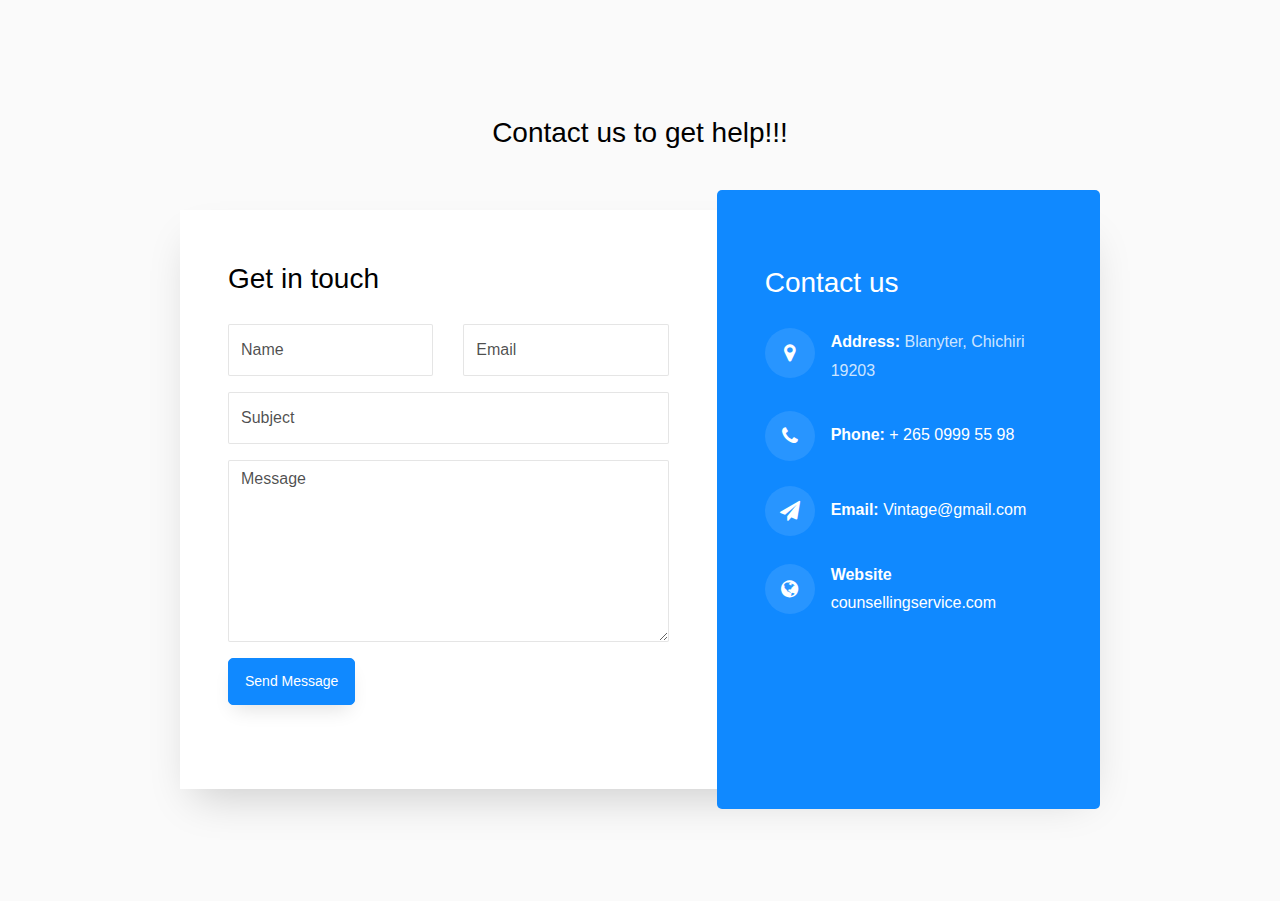
<file: contac us/index.html>
<!doctype html>
<html lang="en">
  <head>
  	<title>Contact US</title>
    <meta charset="utf-8">
    <meta name="viewport" content="width=device-width, initial-scale=1, shrink-to-fit=no">

	<link href='https://fonts.googleapis.com/css?family=Roboto:400,100,300,700' rel='stylesheet' type='text/css'>

	<link rel="stylesheet" href="https://stackpath.bootstrapcdn.com/font-awesome/4.7.0/css/font-awesome.min.css">
	
	<link rel="stylesheet" href="css/style.css">

	</head>
	<body>
	<section class="ftco-section">
		<div class="container">
			<div class="row justify-content-center">
				<div class="col-md-6 text-center mb-5">
					<h2 class="heading-section">Contact us to get help!!!</h2>
				</div>
			</div>
			<div class="row justify-content-center">
				<div class="col-lg-10 col-md-12">
					<div class="wrapper">
						<div class="row no-gutters">
							<div class="col-md-7 d-flex align-items-stretch">
								<div class="contact-wrap w-100 p-md-5 p-4">
									<h3 class="mb-4">Get in touch</h3>
									<div id="form-message-warning" class="mb-4"></div> 
				      		<div id="form-message-success" class="mb-4">
				            Your message was sent, thank you!
				      		</div>
									<form method="POST" id="contactForm" name="contactForm">
										<div class="row">
											<div class="col-md-6">
												<div class="form-group">
													<input type="text" class="form-control" name="name" id="name" placeholder="Name">
												</div>
											</div>
											<div class="col-md-6"> 
												<div class="form-group">
													<input type="email" class="form-control" name="email" id="email" placeholder="Email">
												</div>
											</div>
											<div class="col-md-12">
												<div class="form-group">
													<input type="text" class="form-control" name="subject" id="subject" placeholder="Subject">
												</div>
											</div>
											<div class="col-md-12">
												<div class="form-group">
													<textarea name="message" class="form-control" id="message" cols="30" rows="7" placeholder="Message"></textarea>
												</div>
											</div>
											<div class="col-md-12">
												<div class="form-group">
													<input type="submit" value="Send Message" class="btn btn-primary">
													<div class="submitting"></div>
												</div>
											</div>
										</div>
									</form>
								</div>
							</div>
							<div class="col-md-5 d-flex align-items-stretch">
								<div class="info-wrap bg-primary w-100 p-lg-5 p-4">
									<h3 class="mb-4 mt-md-4">Contact us</h3>
				        	<div class="dbox w-100 d-flex align-items-start">
				        		<div class="icon d-flex align-items-center justify-content-center">
				        			<span class="fa fa-map-marker"></span>
				        		</div>
				        		<div class="text pl-3">
					            <p><span>Address:</span> Blanyter, Chichiri 19203</p>
					          </div>
				          </div>
				        	<div class="dbox w-100 d-flex align-items-center">
				        		<div class="icon d-flex align-items-center justify-content-center">
				        			<span class="fa fa-phone"></span>
				        		</div>
				        		<div class="text pl-3">
					            <p><span>Phone:</span> <a href="tel://1234567920">+ 265 0999 55 98</a></p>
					          </div>
				          </div>
				        	<div class="dbox w-100 d-flex align-items-center">
				        		<div class="icon d-flex align-items-center justify-content-center">
				        			<span class="fa fa-paper-plane"></span>
				        		</div>
				        		<div class="text pl-3">
					            <p><span>Email:</span> <a href="mailto:info@yoursite.com">Vintage@gmail.com</a></p>
					          </div>
				          </div>
				        	<div class="dbox w-100 d-flex align-items-center">
				        		<div class="icon d-flex align-items-center justify-content-center">
				        			<span class="fa fa-globe"></span>
				        		</div>
				        		<div class="text pl-3">
					            <p><span>Website</span> <a href="../index.html">counsellingservice.com</a></p>
					          </div>
				          </div>
			          </div>
							</div>
						</div>
					</div>
				</div>
			</div>
		</div>
	</section>

	<script src="js/jquery.min.js"></script>
  <script src="js/popper.js"></script>
  <script src="js/bootstrap.min.js"></script>
  <script src="js/jquery.validate.min.js"></script>
  <script src="js/main.js"></script>

	</body>
</html>
</file>
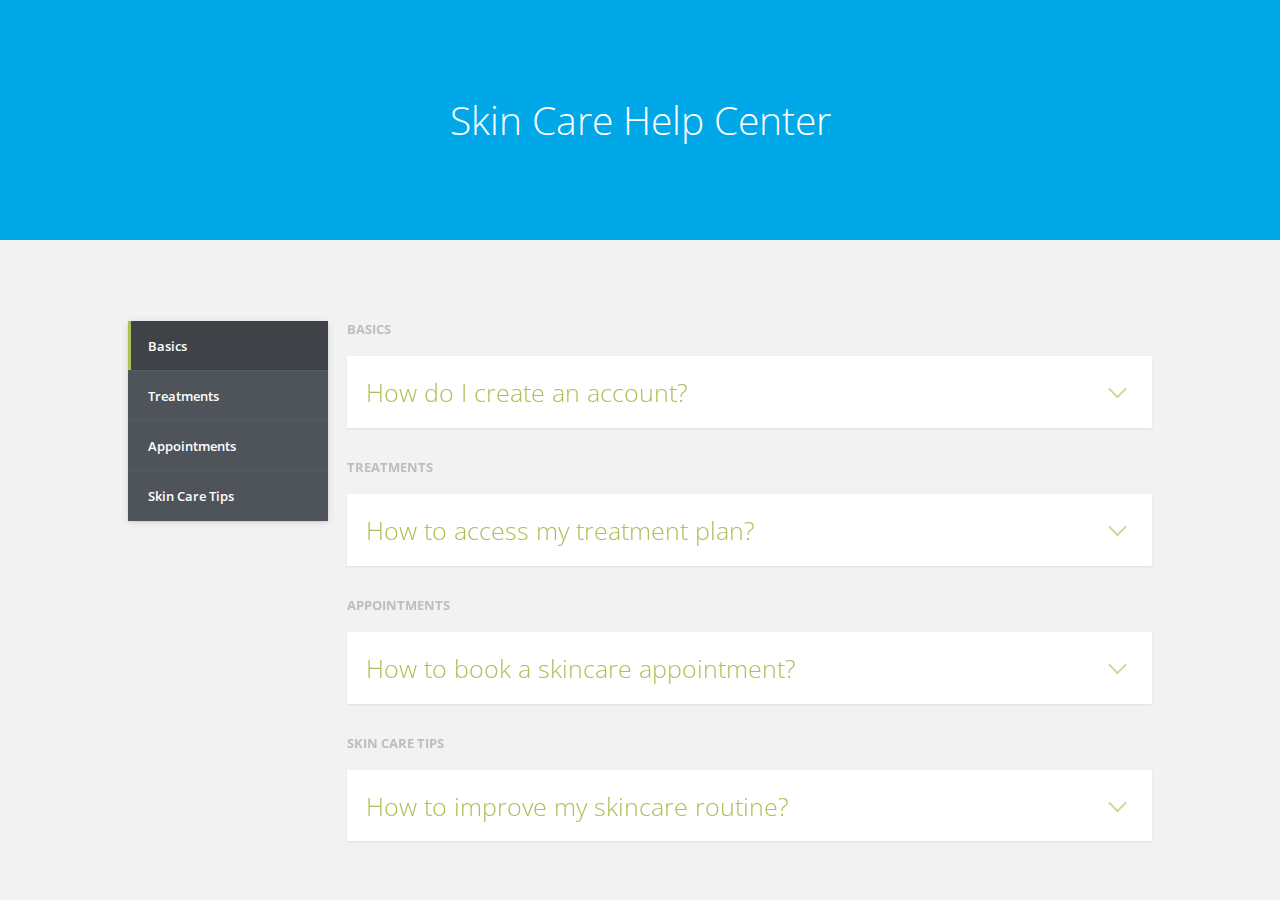
<file: patient/help/index.html>
<!doctype html>
<html lang="en">
<head>
  <meta charset="UTF-8">
  <meta name="viewport" content="width=device-width, initial-scale=1">
  <script>document.getElementsByTagName("html")[0].className += " js";</script>
  <link rel="stylesheet" href="assets/css/style.css">
  <title>Skin Care Help and Support</title>
</head>
<body>
<header class="cd-header flex flex-column flex-center" style="background-color: #00A8E8;">
  <div class="text-component text-center">
    <h1>Skin Care Help Center</h1>
  </div>
</header>

<section class="cd-faq js-cd-faq container max-width-md margin-top-lg margin-bottom-lg">
  <ul class="cd-faq__categories">
    <li><a class="cd-faq__category cd-faq__category-selected truncate" href="#basics">Basics</a></li>
    <li><a class="cd-faq__category truncate" href="#treatments">Treatments</a></li>
    <li><a class="cd-faq__category truncate" href="#appointments">Appointments</a></li>
    <li><a class="cd-faq__category truncate" href="#skincare">Skin Care Tips</a></li>
  </ul> <!-- categories -->

  <div class="cd-faq__items">
    <ul id="basics" class="cd-faq__group">
      <li class="cd-faq__title"><h2>Basics</h2></li>
      <li class="cd-faq__item">
        <a class="cd-faq__trigger" href="#0"><span>How do I create an account?</span></a>
        <div class="cd-faq__content">
          <div class="text-component">
            <p>To create an account, click on the 'Sign Up' button on the homepage. Fill in the required information and submit the form.</p>
          </div>
        </div> <!-- content -->
      </li>

      <!-- Add more basic FAQs here -->
    </ul> <!-- cd-faq__group -->

    <ul id="treatments" class="cd-faq__group">
      <li class="cd-faq__title"><h2>Treatments</h2></li>
      <li class="cd-faq__item">
        <a class="cd-faq__trigger" href="#0"><span>How to access my treatment plan?</span></a>
        <div class="cd-faq__content">
          <div class="text-component">
            <p>To access your treatment plan, log in to your account and navigate to the 'My Treatments' section. You can view and download your treatment details there.</p>
          </div>
        </div> <!-- cd-faq__content -->
      </li>

      <!-- Add more treatment-related FAQs here -->
    </ul> <!-- cd-faq__group -->

    <ul id="appointments" class="cd-faq__group">
      <li class="cd-faq__title"><h2>Appointments</h2></li>
      <li class="cd-faq__item">
        <a class="cd-faq__trigger" href="#0"><span>How to book a skincare appointment?</span></a>
        <div class="cd-faq__content">
          <div class="text-component">
            <p>To book a skincare appointment, go to the 'Appointments' section in your account. Select a date and time, and confirm your booking.</p>
          </div>
        </div> <!-- cd-faq__content -->
      </li>

      <!-- Add more appointment-related FAQs here -->
    </ul> <!-- cd-faq__group -->

    <ul id="skincare" class="cd-faq__group">
      <li class="cd-faq__title"><h2>Skin Care Tips</h2></li>
      <li class="cd-faq__item">
        <a class="cd-faq__trigger" href="#0"><span>How to improve my skincare routine?</span></a>
        <div class="cd-faq__content">
          <div class="text-component">
            <p>Improving your skincare routine involves cleansing, moisturizing, and protecting your skin. Consult with our experts for personalized advice.</p>
          </div>
        </div> <!-- cd-faq__content -->
      </li>

      <!-- Add more skin care-related FAQs here -->
    </ul> <!-- cd-faq__group -->
  </div> <!-- cd-faq__items -->

  <a href="#0" class="cd-faq__close-panel text-replace">Close</a>
  
  <div class="cd-faq__overlay" aria-hidden="true"></div>
</section> <!-- cd-faq -->
<script src="assets/js/util.js"></script> <!-- util functions included in the CodyHouse framework -->
<script src="assets/js/main.js"></script> 
</body>
</html>
</file>
<file: patient/help/assets/css/style.css>
@import url("https://fonts.googleapis.com/css?family=Open+Sans:400,300,600,700");*,*::after,*::before{box-sizing:inherit}*{font:inherit}html,body,div,span,applet,object,iframe,h1,h2,h3,h4,h5,h6,p,blockquote,pre,a,abbr,acronym,address,big,cite,code,del,dfn,em,img,ins,kbd,q,s,samp,small,strike,strong,sub,sup,tt,var,b,u,i,center,dl,dt,dd,ol,ul,li,fieldset,form,label,legend,table,caption,tbody,tfoot,thead,tr,th,td,article,aside,canvas,details,embed,figure,figcaption,footer,header,hgroup,menu,nav,output,ruby,section,summary,time,mark,audio,video,hr{margin:0;padding:0;border:0}html{box-sizing:border-box}body{background-color:hsl(0, 0%, 100%);background-color:var(--color-bg, white)}article,aside,details,figcaption,figure,footer,header,hgroup,menu,nav,section,main,form legend{display:block}ol,ul{list-style:none}blockquote,q{quotes:none}button,input,textarea,select{margin:0}.btn,.form-control,.link,.reset{background-color:transparent;padding:0;border:0;border-radius:0;color:inherit;line-height:inherit;-webkit-appearance:none;-moz-appearance:none;appearance:none}select.form-control::-ms-expand{display:none}textarea{resize:vertical;overflow:auto;vertical-align:top}input::-ms-clear{display:none}table{border-collapse:collapse;border-spacing:0}img,video,svg{max-width:100%}[data-theme]{background-color:hsl(0, 0%, 100%);background-color:var(--color-bg, #fff);color:hsl(240, 4%, 20%);color:var(--color-contrast-high, #313135)}:root{--space-unit:  1em;--space-xxxxs: calc(0.125*var(--space-unit));--space-xxxs:  calc(0.25*var(--space-unit));--space-xxs:   calc(0.375*var(--space-unit));--space-xs:    calc(0.5*var(--space-unit));--space-sm:    calc(0.75*var(--space-unit));--space-md:    calc(1.25*var(--space-unit));--space-lg:    calc(2*var(--space-unit));--space-xl:    calc(3.25*var(--space-unit));--space-xxl:   calc(5.25*var(--space-unit));--space-xxxl:  calc(8.5*var(--space-unit));--space-xxxxl: calc(13.75*var(--space-unit));--component-padding: var(--space-md)}:root{--max-width-xxs: 32rem;--max-width-xs:  38rem;--max-width-sm:  48rem;--max-width-md:  64rem;--max-width-lg:  80rem;--max-width-xl:  90rem;--max-width-xxl: 120rem}.container{width:calc(100% - 1.25em);width:calc(100% - 2*var(--component-padding));margin-left:auto;margin-right:auto}.max-width-xxs{max-width:32rem;max-width:var(--max-width-xxs)}.max-width-xs{max-width:38rem;max-width:var(--max-width-xs)}.max-width-sm{max-width:48rem;max-width:var(--max-width-sm)}.max-width-md{max-width:64rem;max-width:var(--max-width-md)}.max-width-lg{max-width:80rem;max-width:var(--max-width-lg)}.max-width-xl{max-width:90rem;max-width:var(--max-width-xl)}.max-width-xxl{max-width:120rem;max-width:var(--max-width-xxl)}.max-width-adaptive-sm{max-width:38rem;max-width:var(--max-width-xs)}@media (min-width: 64rem){.max-width-adaptive-sm{max-width:48rem;max-width:var(--max-width-sm)}}.max-width-adaptive-md{max-width:38rem;max-width:var(--max-width-xs)}@media (min-width: 64rem){.max-width-adaptive-md{max-width:64rem;max-width:var(--max-width-md)}}.max-width-adaptive,.max-width-adaptive-lg{max-width:38rem;max-width:var(--max-width-xs)}@media (min-width: 64rem){.max-width-adaptive,.max-width-adaptive-lg{max-width:64rem;max-width:var(--max-width-md)}}@media (min-width: 90rem){.max-width-adaptive,.max-width-adaptive-lg{max-width:80rem;max-width:var(--max-width-lg)}}.max-width-adaptive-xl{max-width:38rem;max-width:var(--max-width-xs)}@media (min-width: 64rem){.max-width-adaptive-xl{max-width:64rem;max-width:var(--max-width-md)}}@media (min-width: 90rem){.max-width-adaptive-xl{max-width:90rem;max-width:var(--max-width-xl)}}.grid{--grid-gap: 0px;display:-ms-flexbox;display:flex;-ms-flex-wrap:wrap;flex-wrap:wrap}.grid>*{-ms-flex-preferred-size:100%;flex-basis:100%}[class*="grid-gap"]{margin-bottom:1em * -1;margin-bottom:calc(var(--grid-gap, 1em)*-1);margin-right:1em * -1;margin-right:calc(var(--grid-gap, 1em)*-1)}[class*="grid-gap"]>*{margin-bottom:1em;margin-bottom:var(--grid-gap, 1em);margin-right:1em;margin-right:var(--grid-gap, 1em)}.grid-gap-xxxxs{--grid-gap: var(--space-xxxxs)}.grid-gap-xxxs{--grid-gap: var(--space-xxxs)}.grid-gap-xxs{--grid-gap: var(--space-xxs)}.grid-gap-xs{--grid-gap: var(--space-xs)}.grid-gap-sm{--grid-gap: var(--space-sm)}.grid-gap-md{--grid-gap: var(--space-md)}.grid-gap-lg{--grid-gap: var(--space-lg)}.grid-gap-xl{--grid-gap: var(--space-xl)}.grid-gap-xxl{--grid-gap: var(--space-xxl)}.grid-gap-xxxl{--grid-gap: var(--space-xxxl)}.grid-gap-xxxxl{--grid-gap: var(--space-xxxxl)}.col{-ms-flex-positive:1;flex-grow:1;-ms-flex-preferred-size:0;flex-basis:0;max-width:100%}.col-1{-ms-flex-preferred-size:calc(8.33% - 0.01px - 1em);-ms-flex-preferred-size:calc(8.33% - 0.01px - var(--grid-gap, 1em));flex-basis:calc(8.33% - 0.01px - 1em);flex-basis:calc(8.33% - 0.01px - var(--grid-gap, 1em));max-width:calc(8.33% - 0.01px - 1em);max-width:calc(8.33% - 0.01px - var(--grid-gap, 1em))}.col-2{-ms-flex-preferred-size:calc(16.66% - 0.01px - 1em);-ms-flex-preferred-size:calc(16.66% - 0.01px - var(--grid-gap, 1em));flex-basis:calc(16.66% - 0.01px - 1em);flex-basis:calc(16.66% - 0.01px - var(--grid-gap, 1em));max-width:calc(16.66% - 0.01px - 1em);max-width:calc(16.66% - 0.01px - var(--grid-gap, 1em))}.col-3{-ms-flex-preferred-size:calc(25% - 0.01px - 1em);-ms-flex-preferred-size:calc(25% - 0.01px - var(--grid-gap, 1em));flex-basis:calc(25% - 0.01px - 1em);flex-basis:calc(25% - 0.01px - var(--grid-gap, 1em));max-width:calc(25% - 0.01px - 1em);max-width:calc(25% - 0.01px - var(--grid-gap, 1em))}.col-4{-ms-flex-preferred-size:calc(33.33% - 0.01px - 1em);-ms-flex-preferred-size:calc(33.33% - 0.01px - var(--grid-gap, 1em));flex-basis:calc(33.33% - 0.01px - 1em);flex-basis:calc(33.33% - 0.01px - var(--grid-gap, 1em));max-width:calc(33.33% - 0.01px - 1em);max-width:calc(33.33% - 0.01px - var(--grid-gap, 1em))}.col-5{-ms-flex-preferred-size:calc(41.66% - 0.01px - 1em);-ms-flex-preferred-size:calc(41.66% - 0.01px - var(--grid-gap, 1em));flex-basis:calc(41.66% - 0.01px - 1em);flex-basis:calc(41.66% - 0.01px - var(--grid-gap, 1em));max-width:calc(41.66% - 0.01px - 1em);max-width:calc(41.66% - 0.01px - var(--grid-gap, 1em))}.col-6{-ms-flex-preferred-size:calc(50% - 0.01px - 1em);-ms-flex-preferred-size:calc(50% - 0.01px - var(--grid-gap, 1em));flex-basis:calc(50% - 0.01px - 1em);flex-basis:calc(50% - 0.01px - var(--grid-gap, 1em));max-width:calc(50% - 0.01px - 1em);max-width:calc(50% - 0.01px - var(--grid-gap, 1em))}.col-7{-ms-flex-preferred-size:calc(58.33% - 0.01px - 1em);-ms-flex-preferred-size:calc(58.33% - 0.01px - var(--grid-gap, 1em));flex-basis:calc(58.33% - 0.01px - 1em);flex-basis:calc(58.33% - 0.01px - var(--grid-gap, 1em));max-width:calc(58.33% - 0.01px - 1em);max-width:calc(58.33% - 0.01px - var(--grid-gap, 1em))}.col-8{-ms-flex-preferred-size:calc(66.66% - 0.01px - 1em);-ms-flex-preferred-size:calc(66.66% - 0.01px - var(--grid-gap, 1em));flex-basis:calc(66.66% - 0.01px - 1em);flex-basis:calc(66.66% - 0.01px - var(--grid-gap, 1em));max-width:calc(66.66% - 0.01px - 1em);max-width:calc(66.66% - 0.01px - var(--grid-gap, 1em))}.col-9{-ms-flex-preferred-size:calc(75% - 0.01px - 1em);-ms-flex-preferred-size:calc(75% - 0.01px - var(--grid-gap, 1em));flex-basis:calc(75% - 0.01px - 1em);flex-basis:calc(75% - 0.01px - var(--grid-gap, 1em));max-width:calc(75% - 0.01px - 1em);max-width:calc(75% - 0.01px - var(--grid-gap, 1em))}.col-10{-ms-flex-preferred-size:calc(83.33% - 0.01px - 1em);-ms-flex-preferred-size:calc(83.33% - 0.01px - var(--grid-gap, 1em));flex-basis:calc(83.33% - 0.01px - 1em);flex-basis:calc(83.33% - 0.01px - var(--grid-gap, 1em));max-width:calc(83.33% - 0.01px - 1em);max-width:calc(83.33% - 0.01px - var(--grid-gap, 1em))}.col-11{-ms-flex-preferred-size:calc(91.66% - 0.01px - 1em);-ms-flex-preferred-size:calc(91.66% - 0.01px - var(--grid-gap, 1em));flex-basis:calc(91.66% - 0.01px - 1em);flex-basis:calc(91.66% - 0.01px - var(--grid-gap, 1em));max-width:calc(91.66% - 0.01px - 1em);max-width:calc(91.66% - 0.01px - var(--grid-gap, 1em))}.col-12{-ms-flex-preferred-size:calc(100% - 0.01px - 1em);-ms-flex-preferred-size:calc(100% - 0.01px - var(--grid-gap, 1em));flex-basis:calc(100% - 0.01px - 1em);flex-basis:calc(100% - 0.01px - var(--grid-gap, 1em));max-width:calc(100% - 0.01px - 1em);max-width:calc(100% - 0.01px - var(--grid-gap, 1em))}@media (min-width: 32rem){.col\@xs{-ms-flex-positive:1;flex-grow:1;-ms-flex-preferred-size:0;flex-basis:0;max-width:100%}.col-1\@xs{-ms-flex-preferred-size:calc(8.33% - 0.01px - 1em);-ms-flex-preferred-size:calc(8.33% - 0.01px - var(--grid-gap, 1em));flex-basis:calc(8.33% - 0.01px - 1em);flex-basis:calc(8.33% - 0.01px - var(--grid-gap, 1em));max-width:calc(8.33% - 0.01px - 1em);max-width:calc(8.33% - 0.01px - var(--grid-gap, 1em))}.col-2\@xs{-ms-flex-preferred-size:calc(16.66% - 0.01px - 1em);-ms-flex-preferred-size:calc(16.66% - 0.01px - var(--grid-gap, 1em));flex-basis:calc(16.66% - 0.01px - 1em);flex-basis:calc(16.66% - 0.01px - var(--grid-gap, 1em));max-width:calc(16.66% - 0.01px - 1em);max-width:calc(16.66% - 0.01px - var(--grid-gap, 1em))}.col-3\@xs{-ms-flex-preferred-size:calc(25% - 0.01px - 1em);-ms-flex-preferred-size:calc(25% - 0.01px - var(--grid-gap, 1em));flex-basis:calc(25% - 0.01px - 1em);flex-basis:calc(25% - 0.01px - var(--grid-gap, 1em));max-width:calc(25% - 0.01px - 1em);max-width:calc(25% - 0.01px - var(--grid-gap, 1em))}.col-4\@xs{-ms-flex-preferred-size:calc(33.33% - 0.01px - 1em);-ms-flex-preferred-size:calc(33.33% - 0.01px - var(--grid-gap, 1em));flex-basis:calc(33.33% - 0.01px - 1em);flex-basis:calc(33.33% - 0.01px - var(--grid-gap, 1em));max-width:calc(33.33% - 0.01px - 1em);max-width:calc(33.33% - 0.01px - var(--grid-gap, 1em))}.col-5\@xs{-ms-flex-preferred-size:calc(41.66% - 0.01px - 1em);-ms-flex-preferred-size:calc(41.66% - 0.01px - var(--grid-gap, 1em));flex-basis:calc(41.66% - 0.01px - 1em);flex-basis:calc(41.66% - 0.01px - var(--grid-gap, 1em));max-width:calc(41.66% - 0.01px - 1em);max-width:calc(41.66% - 0.01px - var(--grid-gap, 1em))}.col-6\@xs{-ms-flex-preferred-size:calc(50% - 0.01px - 1em);-ms-flex-preferred-size:calc(50% - 0.01px - var(--grid-gap, 1em));flex-basis:calc(50% - 0.01px - 1em);flex-basis:calc(50% - 0.01px - var(--grid-gap, 1em));max-width:calc(50% - 0.01px - 1em);max-width:calc(50% - 0.01px - var(--grid-gap, 1em))}.col-7\@xs{-ms-flex-preferred-size:calc(58.33% - 0.01px - 1em);-ms-flex-preferred-size:calc(58.33% - 0.01px - var(--grid-gap, 1em));flex-basis:calc(58.33% - 0.01px - 1em);flex-basis:calc(58.33% - 0.01px - var(--grid-gap, 1em));max-width:calc(58.33% - 0.01px - 1em);max-width:calc(58.33% - 0.01px - var(--grid-gap, 1em))}.col-8\@xs{-ms-flex-preferred-size:calc(66.66% - 0.01px - 1em);-ms-flex-preferred-size:calc(66.66% - 0.01px - var(--grid-gap, 1em));flex-basis:calc(66.66% - 0.01px - 1em);flex-basis:calc(66.66% - 0.01px - var(--grid-gap, 1em));max-width:calc(66.66% - 0.01px - 1em);max-width:calc(66.66% - 0.01px - var(--grid-gap, 1em))}.col-9\@xs{-ms-flex-preferred-size:calc(75% - 0.01px - 1em);-ms-flex-preferred-size:calc(75% - 0.01px - var(--grid-gap, 1em));flex-basis:calc(75% - 0.01px - 1em);flex-basis:calc(75% - 0.01px - var(--grid-gap, 1em));max-width:calc(75% - 0.01px - 1em);max-width:calc(75% - 0.01px - var(--grid-gap, 1em))}.col-10\@xs{-ms-flex-preferred-size:calc(83.33% - 0.01px - 1em);-ms-flex-preferred-size:calc(83.33% - 0.01px - var(--grid-gap, 1em));flex-basis:calc(83.33% - 0.01px - 1em);flex-basis:calc(83.33% - 0.01px - var(--grid-gap, 1em));max-width:calc(83.33% - 0.01px - 1em);max-width:calc(83.33% - 0.01px - var(--grid-gap, 1em))}.col-11\@xs{-ms-flex-preferred-size:calc(91.66% - 0.01px - 1em);-ms-flex-preferred-size:calc(91.66% - 0.01px - var(--grid-gap, 1em));flex-basis:calc(91.66% - 0.01px - 1em);flex-basis:calc(91.66% - 0.01px - var(--grid-gap, 1em));max-width:calc(91.66% - 0.01px - 1em);max-width:calc(91.66% - 0.01px - var(--grid-gap, 1em))}.col-12\@xs{-ms-flex-preferred-size:calc(100% - 0.01px - 1em);-ms-flex-preferred-size:calc(100% - 0.01px - var(--grid-gap, 1em));flex-basis:calc(100% - 0.01px - 1em);flex-basis:calc(100% - 0.01px - var(--grid-gap, 1em));max-width:calc(100% - 0.01px - 1em);max-width:calc(100% - 0.01px - var(--grid-gap, 1em))}}@media (min-width: 48rem){.col\@sm{-ms-flex-positive:1;flex-grow:1;-ms-flex-preferred-size:0;flex-basis:0;max-width:100%}.col-1\@sm{-ms-flex-preferred-size:calc(8.33% - 0.01px - 1em);-ms-flex-preferred-size:calc(8.33% - 0.01px - var(--grid-gap, 1em));flex-basis:calc(8.33% - 0.01px - 1em);flex-basis:calc(8.33% - 0.01px - var(--grid-gap, 1em));max-width:calc(8.33% - 0.01px - 1em);max-width:calc(8.33% - 0.01px - var(--grid-gap, 1em))}.col-2\@sm{-ms-flex-preferred-size:calc(16.66% - 0.01px - 1em);-ms-flex-preferred-size:calc(16.66% - 0.01px - var(--grid-gap, 1em));flex-basis:calc(16.66% - 0.01px - 1em);flex-basis:calc(16.66% - 0.01px - var(--grid-gap, 1em));max-width:calc(16.66% - 0.01px - 1em);max-width:calc(16.66% - 0.01px - var(--grid-gap, 1em))}.col-3\@sm{-ms-flex-preferred-size:calc(25% - 0.01px - 1em);-ms-flex-preferred-size:calc(25% - 0.01px - var(--grid-gap, 1em));flex-basis:calc(25% - 0.01px - 1em);flex-basis:calc(25% - 0.01px - var(--grid-gap, 1em));max-width:calc(25% - 0.01px - 1em);max-width:calc(25% - 0.01px - var(--grid-gap, 1em))}.col-4\@sm{-ms-flex-preferred-size:calc(33.33% - 0.01px - 1em);-ms-flex-preferred-size:calc(33.33% - 0.01px - var(--grid-gap, 1em));flex-basis:calc(33.33% - 0.01px - 1em);flex-basis:calc(33.33% - 0.01px - var(--grid-gap, 1em));max-width:calc(33.33% - 0.01px - 1em);max-width:calc(33.33% - 0.01px - var(--grid-gap, 1em))}.col-5\@sm{-ms-flex-preferred-size:calc(41.66% - 0.01px - 1em);-ms-flex-preferred-size:calc(41.66% - 0.01px - var(--grid-gap, 1em));flex-basis:calc(41.66% - 0.01px - 1em);flex-basis:calc(41.66% - 0.01px - var(--grid-gap, 1em));max-width:calc(41.66% - 0.01px - 1em);max-width:calc(41.66% - 0.01px - var(--grid-gap, 1em))}.col-6\@sm{-ms-flex-preferred-size:calc(50% - 0.01px - 1em);-ms-flex-preferred-size:calc(50% - 0.01px - var(--grid-gap, 1em));flex-basis:calc(50% - 0.01px - 1em);flex-basis:calc(50% - 0.01px - var(--grid-gap, 1em));max-width:calc(50% - 0.01px - 1em);max-width:calc(50% - 0.01px - var(--grid-gap, 1em))}.col-7\@sm{-ms-flex-preferred-size:calc(58.33% - 0.01px - 1em);-ms-flex-preferred-size:calc(58.33% - 0.01px - var(--grid-gap, 1em));flex-basis:calc(58.33% - 0.01px - 1em);flex-basis:calc(58.33% - 0.01px - var(--grid-gap, 1em));max-width:calc(58.33% - 0.01px - 1em);max-width:calc(58.33% - 0.01px - var(--grid-gap, 1em))}.col-8\@sm{-ms-flex-preferred-size:calc(66.66% - 0.01px - 1em);-ms-flex-preferred-size:calc(66.66% - 0.01px - var(--grid-gap, 1em));flex-basis:calc(66.66% - 0.01px - 1em);flex-basis:calc(66.66% - 0.01px - var(--grid-gap, 1em));max-width:calc(66.66% - 0.01px - 1em);max-width:calc(66.66% - 0.01px - var(--grid-gap, 1em))}.col-9\@sm{-ms-flex-preferred-size:calc(75% - 0.01px - 1em);-ms-flex-preferred-size:calc(75% - 0.01px - var(--grid-gap, 1em));flex-basis:calc(75% - 0.01px - 1em);flex-basis:calc(75% - 0.01px - var(--grid-gap, 1em));max-width:calc(75% - 0.01px - 1em);max-width:calc(75% - 0.01px - var(--grid-gap, 1em))}.col-10\@sm{-ms-flex-preferred-size:calc(83.33% - 0.01px - 1em);-ms-flex-preferred-size:calc(83.33% - 0.01px - var(--grid-gap, 1em));flex-basis:calc(83.33% - 0.01px - 1em);flex-basis:calc(83.33% - 0.01px - var(--grid-gap, 1em));max-width:calc(83.33% - 0.01px - 1em);max-width:calc(83.33% - 0.01px - var(--grid-gap, 1em))}.col-11\@sm{-ms-flex-preferred-size:calc(91.66% - 0.01px - 1em);-ms-flex-preferred-size:calc(91.66% - 0.01px - var(--grid-gap, 1em));flex-basis:calc(91.66% - 0.01px - 1em);flex-basis:calc(91.66% - 0.01px - var(--grid-gap, 1em));max-width:calc(91.66% - 0.01px - 1em);max-width:calc(91.66% - 0.01px - var(--grid-gap, 1em))}.col-12\@sm{-ms-flex-preferred-size:calc(100% - 0.01px - 1em);-ms-flex-preferred-size:calc(100% - 0.01px - var(--grid-gap, 1em));flex-basis:calc(100% - 0.01px - 1em);flex-basis:calc(100% - 0.01px - var(--grid-gap, 1em));max-width:calc(100% - 0.01px - 1em);max-width:calc(100% - 0.01px - var(--grid-gap, 1em))}}@media (min-width: 64rem){.col\@md{-ms-flex-positive:1;flex-grow:1;-ms-flex-preferred-size:0;flex-basis:0;max-width:100%}.col-1\@md{-ms-flex-preferred-size:calc(8.33% - 0.01px - 1em);-ms-flex-preferred-size:calc(8.33% - 0.01px - var(--grid-gap, 1em));flex-basis:calc(8.33% - 0.01px - 1em);flex-basis:calc(8.33% - 0.01px - var(--grid-gap, 1em));max-width:calc(8.33% - 0.01px - 1em);max-width:calc(8.33% - 0.01px - var(--grid-gap, 1em))}.col-2\@md{-ms-flex-preferred-size:calc(16.66% - 0.01px - 1em);-ms-flex-preferred-size:calc(16.66% - 0.01px - var(--grid-gap, 1em));flex-basis:calc(16.66% - 0.01px - 1em);flex-basis:calc(16.66% - 0.01px - var(--grid-gap, 1em));max-width:calc(16.66% - 0.01px - 1em);max-width:calc(16.66% - 0.01px - var(--grid-gap, 1em))}.col-3\@md{-ms-flex-preferred-size:calc(25% - 0.01px - 1em);-ms-flex-preferred-size:calc(25% - 0.01px - var(--grid-gap, 1em));flex-basis:calc(25% - 0.01px - 1em);flex-basis:calc(25% - 0.01px - var(--grid-gap, 1em));max-width:calc(25% - 0.01px - 1em);max-width:calc(25% - 0.01px - var(--grid-gap, 1em))}.col-4\@md{-ms-flex-preferred-size:calc(33.33% - 0.01px - 1em);-ms-flex-preferred-size:calc(33.33% - 0.01px - var(--grid-gap, 1em));flex-basis:calc(33.33% - 0.01px - 1em);flex-basis:calc(33.33% - 0.01px - var(--grid-gap, 1em));max-width:calc(33.33% - 0.01px - 1em);max-width:calc(33.33% - 0.01px - var(--grid-gap, 1em))}.col-5\@md{-ms-flex-preferred-size:calc(41.66% - 0.01px - 1em);-ms-flex-preferred-size:calc(41.66% - 0.01px - var(--grid-gap, 1em));flex-basis:calc(41.66% - 0.01px - 1em);flex-basis:calc(41.66% - 0.01px - var(--grid-gap, 1em));max-width:calc(41.66% - 0.01px - 1em);max-width:calc(41.66% - 0.01px - var(--grid-gap, 1em))}.col-6\@md{-ms-flex-preferred-size:calc(50% - 0.01px - 1em);-ms-flex-preferred-size:calc(50% - 0.01px - var(--grid-gap, 1em));flex-basis:calc(50% - 0.01px - 1em);flex-basis:calc(50% - 0.01px - var(--grid-gap, 1em));max-width:calc(50% - 0.01px - 1em);max-width:calc(50% - 0.01px - var(--grid-gap, 1em))}.col-7\@md{-ms-flex-preferred-size:calc(58.33% - 0.01px - 1em);-ms-flex-preferred-size:calc(58.33% - 0.01px - var(--grid-gap, 1em));flex-basis:calc(58.33% - 0.01px - 1em);flex-basis:calc(58.33% - 0.01px - var(--grid-gap, 1em));max-width:calc(58.33% - 0.01px - 1em);max-width:calc(58.33% - 0.01px - var(--grid-gap, 1em))}.col-8\@md{-ms-flex-preferred-size:calc(66.66% - 0.01px - 1em);-ms-flex-preferred-size:calc(66.66% - 0.01px - var(--grid-gap, 1em));flex-basis:calc(66.66% - 0.01px - 1em);flex-basis:calc(66.66% - 0.01px - var(--grid-gap, 1em));max-width:calc(66.66% - 0.01px - 1em);max-width:calc(66.66% - 0.01px - var(--grid-gap, 1em))}.col-9\@md{-ms-flex-preferred-size:calc(75% - 0.01px - 1em);-ms-flex-preferred-size:calc(75% - 0.01px - var(--grid-gap, 1em));flex-basis:calc(75% - 0.01px - 1em);flex-basis:calc(75% - 0.01px - var(--grid-gap, 1em));max-width:calc(75% - 0.01px - 1em);max-width:calc(75% - 0.01px - var(--grid-gap, 1em))}.col-10\@md{-ms-flex-preferred-size:calc(83.33% - 0.01px - 1em);-ms-flex-preferred-size:calc(83.33% - 0.01px - var(--grid-gap, 1em));flex-basis:calc(83.33% - 0.01px - 1em);flex-basis:calc(83.33% - 0.01px - var(--grid-gap, 1em));max-width:calc(83.33% - 0.01px - 1em);max-width:calc(83.33% - 0.01px - var(--grid-gap, 1em))}.col-11\@md{-ms-flex-preferred-size:calc(91.66% - 0.01px - 1em);-ms-flex-preferred-size:calc(91.66% - 0.01px - var(--grid-gap, 1em));flex-basis:calc(91.66% - 0.01px - 1em);flex-basis:calc(91.66% - 0.01px - var(--grid-gap, 1em));max-width:calc(91.66% - 0.01px - 1em);max-width:calc(91.66% - 0.01px - var(--grid-gap, 1em))}.col-12\@md{-ms-flex-preferred-size:calc(100% - 0.01px - 1em);-ms-flex-preferred-size:calc(100% - 0.01px - var(--grid-gap, 1em));flex-basis:calc(100% - 0.01px - 1em);flex-basis:calc(100% - 0.01px - var(--grid-gap, 1em));max-width:calc(100% - 0.01px - 1em);max-width:calc(100% - 0.01px - var(--grid-gap, 1em))}}@media (min-width: 80rem){.col\@lg{-ms-flex-positive:1;flex-grow:1;-ms-flex-preferred-size:0;flex-basis:0;max-width:100%}.col-1\@lg{-ms-flex-preferred-size:calc(8.33% - 0.01px - 1em);-ms-flex-preferred-size:calc(8.33% - 0.01px - var(--grid-gap, 1em));flex-basis:calc(8.33% - 0.01px - 1em);flex-basis:calc(8.33% - 0.01px - var(--grid-gap, 1em));max-width:calc(8.33% - 0.01px - 1em);max-width:calc(8.33% - 0.01px - var(--grid-gap, 1em))}.col-2\@lg{-ms-flex-preferred-size:calc(16.66% - 0.01px - 1em);-ms-flex-preferred-size:calc(16.66% - 0.01px - var(--grid-gap, 1em));flex-basis:calc(16.66% - 0.01px - 1em);flex-basis:calc(16.66% - 0.01px - var(--grid-gap, 1em));max-width:calc(16.66% - 0.01px - 1em);max-width:calc(16.66% - 0.01px - var(--grid-gap, 1em))}.col-3\@lg{-ms-flex-preferred-size:calc(25% - 0.01px - 1em);-ms-flex-preferred-size:calc(25% - 0.01px - var(--grid-gap, 1em));flex-basis:calc(25% - 0.01px - 1em);flex-basis:calc(25% - 0.01px - var(--grid-gap, 1em));max-width:calc(25% - 0.01px - 1em);max-width:calc(25% - 0.01px - var(--grid-gap, 1em))}.col-4\@lg{-ms-flex-preferred-size:calc(33.33% - 0.01px - 1em);-ms-flex-preferred-size:calc(33.33% - 0.01px - var(--grid-gap, 1em));flex-basis:calc(33.33% - 0.01px - 1em);flex-basis:calc(33.33% - 0.01px - var(--grid-gap, 1em));max-width:calc(33.33% - 0.01px - 1em);max-width:calc(33.33% - 0.01px - var(--grid-gap, 1em))}.col-5\@lg{-ms-flex-preferred-size:calc(41.66% - 0.01px - 1em);-ms-flex-preferred-size:calc(41.66% - 0.01px - var(--grid-gap, 1em));flex-basis:calc(41.66% - 0.01px - 1em);flex-basis:calc(41.66% - 0.01px - var(--grid-gap, 1em));max-width:calc(41.66% - 0.01px - 1em);max-width:calc(41.66% - 0.01px - var(--grid-gap, 1em))}.col-6\@lg{-ms-flex-preferred-size:calc(50% - 0.01px - 1em);-ms-flex-preferred-size:calc(50% - 0.01px - var(--grid-gap, 1em));flex-basis:calc(50% - 0.01px - 1em);flex-basis:calc(50% - 0.01px - var(--grid-gap, 1em));max-width:calc(50% - 0.01px - 1em);max-width:calc(50% - 0.01px - var(--grid-gap, 1em))}.col-7\@lg{-ms-flex-preferred-size:calc(58.33% - 0.01px - 1em);-ms-flex-preferred-size:calc(58.33% - 0.01px - var(--grid-gap, 1em));flex-basis:calc(58.33% - 0.01px - 1em);flex-basis:calc(58.33% - 0.01px - var(--grid-gap, 1em));max-width:calc(58.33% - 0.01px - 1em);max-width:calc(58.33% - 0.01px - var(--grid-gap, 1em))}.col-8\@lg{-ms-flex-preferred-size:calc(66.66% - 0.01px - 1em);-ms-flex-preferred-size:calc(66.66% - 0.01px - var(--grid-gap, 1em));flex-basis:calc(66.66% - 0.01px - 1em);flex-basis:calc(66.66% - 0.01px - var(--grid-gap, 1em));max-width:calc(66.66% - 0.01px - 1em);max-width:calc(66.66% - 0.01px - var(--grid-gap, 1em))}.col-9\@lg{-ms-flex-preferred-size:calc(75% - 0.01px - 1em);-ms-flex-preferred-size:calc(75% - 0.01px - var(--grid-gap, 1em));flex-basis:calc(75% - 0.01px - 1em);flex-basis:calc(75% - 0.01px - var(--grid-gap, 1em));max-width:calc(75% - 0.01px - 1em);max-width:calc(75% - 0.01px - var(--grid-gap, 1em))}.col-10\@lg{-ms-flex-preferred-size:calc(83.33% - 0.01px - 1em);-ms-flex-preferred-size:calc(83.33% - 0.01px - var(--grid-gap, 1em));flex-basis:calc(83.33% - 0.01px - 1em);flex-basis:calc(83.33% - 0.01px - var(--grid-gap, 1em));max-width:calc(83.33% - 0.01px - 1em);max-width:calc(83.33% - 0.01px - var(--grid-gap, 1em))}.col-11\@lg{-ms-flex-preferred-size:calc(91.66% - 0.01px - 1em);-ms-flex-preferred-size:calc(91.66% - 0.01px - var(--grid-gap, 1em));flex-basis:calc(91.66% - 0.01px - 1em);flex-basis:calc(91.66% - 0.01px - var(--grid-gap, 1em));max-width:calc(91.66% - 0.01px - 1em);max-width:calc(91.66% - 0.01px - var(--grid-gap, 1em))}.col-12\@lg{-ms-flex-preferred-size:calc(100% - 0.01px - 1em);-ms-flex-preferred-size:calc(100% - 0.01px - var(--grid-gap, 1em));flex-basis:calc(100% - 0.01px - 1em);flex-basis:calc(100% - 0.01px - var(--grid-gap, 1em));max-width:calc(100% - 0.01px - 1em);max-width:calc(100% - 0.01px - var(--grid-gap, 1em))}}@media (min-width: 90rem){.col\@xl{-ms-flex-positive:1;flex-grow:1;-ms-flex-preferred-size:0;flex-basis:0;max-width:100%}.col-1\@xl{-ms-flex-preferred-size:calc(8.33% - 0.01px - 1em);-ms-flex-preferred-size:calc(8.33% - 0.01px - var(--grid-gap, 1em));flex-basis:calc(8.33% - 0.01px - 1em);flex-basis:calc(8.33% - 0.01px - var(--grid-gap, 1em));max-width:calc(8.33% - 0.01px - 1em);max-width:calc(8.33% - 0.01px - var(--grid-gap, 1em))}.col-2\@xl{-ms-flex-preferred-size:calc(16.66% - 0.01px - 1em);-ms-flex-preferred-size:calc(16.66% - 0.01px - var(--grid-gap, 1em));flex-basis:calc(16.66% - 0.01px - 1em);flex-basis:calc(16.66% - 0.01px - var(--grid-gap, 1em));max-width:calc(16.66% - 0.01px - 1em);max-width:calc(16.66% - 0.01px - var(--grid-gap, 1em))}.col-3\@xl{-ms-flex-preferred-size:calc(25% - 0.01px - 1em);-ms-flex-preferred-size:calc(25% - 0.01px - var(--grid-gap, 1em));flex-basis:calc(25% - 0.01px - 1em);flex-basis:calc(25% - 0.01px - var(--grid-gap, 1em));max-width:calc(25% - 0.01px - 1em);max-width:calc(25% - 0.01px - var(--grid-gap, 1em))}.col-4\@xl{-ms-flex-preferred-size:calc(33.33% - 0.01px - 1em);-ms-flex-preferred-size:calc(33.33% - 0.01px - var(--grid-gap, 1em));flex-basis:calc(33.33% - 0.01px - 1em);flex-basis:calc(33.33% - 0.01px - var(--grid-gap, 1em));max-width:calc(33.33% - 0.01px - 1em);max-width:calc(33.33% - 0.01px - var(--grid-gap, 1em))}.col-5\@xl{-ms-flex-preferred-size:calc(41.66% - 0.01px - 1em);-ms-flex-preferred-size:calc(41.66% - 0.01px - var(--grid-gap, 1em));flex-basis:calc(41.66% - 0.01px - 1em);flex-basis:calc(41.66% - 0.01px - var(--grid-gap, 1em));max-width:calc(41.66% - 0.01px - 1em);max-width:calc(41.66% - 0.01px - var(--grid-gap, 1em))}.col-6\@xl{-ms-flex-preferred-size:calc(50% - 0.01px - 1em);-ms-flex-preferred-size:calc(50% - 0.01px - var(--grid-gap, 1em));flex-basis:calc(50% - 0.01px - 1em);flex-basis:calc(50% - 0.01px - var(--grid-gap, 1em));max-width:calc(50% - 0.01px - 1em);max-width:calc(50% - 0.01px - var(--grid-gap, 1em))}.col-7\@xl{-ms-flex-preferred-size:calc(58.33% - 0.01px - 1em);-ms-flex-preferred-size:calc(58.33% - 0.01px - var(--grid-gap, 1em));flex-basis:calc(58.33% - 0.01px - 1em);flex-basis:calc(58.33% - 0.01px - var(--grid-gap, 1em));max-width:calc(58.33% - 0.01px - 1em);max-width:calc(58.33% - 0.01px - var(--grid-gap, 1em))}.col-8\@xl{-ms-flex-preferred-size:calc(66.66% - 0.01px - 1em);-ms-flex-preferred-size:calc(66.66% - 0.01px - var(--grid-gap, 1em));flex-basis:calc(66.66% - 0.01px - 1em);flex-basis:calc(66.66% - 0.01px - var(--grid-gap, 1em));max-width:calc(66.66% - 0.01px - 1em);max-width:calc(66.66% - 0.01px - var(--grid-gap, 1em))}.col-9\@xl{-ms-flex-preferred-size:calc(75% - 0.01px - 1em);-ms-flex-preferred-size:calc(75% - 0.01px - var(--grid-gap, 1em));flex-basis:calc(75% - 0.01px - 1em);flex-basis:calc(75% - 0.01px - var(--grid-gap, 1em));max-width:calc(75% - 0.01px - 1em);max-width:calc(75% - 0.01px - var(--grid-gap, 1em))}.col-10\@xl{-ms-flex-preferred-size:calc(83.33% - 0.01px - 1em);-ms-flex-preferred-size:calc(83.33% - 0.01px - var(--grid-gap, 1em));flex-basis:calc(83.33% - 0.01px - 1em);flex-basis:calc(83.33% - 0.01px - var(--grid-gap, 1em));max-width:calc(83.33% - 0.01px - 1em);max-width:calc(83.33% - 0.01px - var(--grid-gap, 1em))}.col-11\@xl{-ms-flex-preferred-size:calc(91.66% - 0.01px - 1em);-ms-flex-preferred-size:calc(91.66% - 0.01px - var(--grid-gap, 1em));flex-basis:calc(91.66% - 0.01px - 1em);flex-basis:calc(91.66% - 0.01px - var(--grid-gap, 1em));max-width:calc(91.66% - 0.01px - 1em);max-width:calc(91.66% - 0.01px - var(--grid-gap, 1em))}.col-12\@xl{-ms-flex-preferred-size:calc(100% - 0.01px - 1em);-ms-flex-preferred-size:calc(100% - 0.01px - var(--grid-gap, 1em));flex-basis:calc(100% - 0.01px - 1em);flex-basis:calc(100% - 0.01px - var(--grid-gap, 1em));max-width:calc(100% - 0.01px - 1em);max-width:calc(100% - 0.01px - var(--grid-gap, 1em))}}:root{--radius-sm: calc(var(--radius, 0.25em)/2);--radius-md: var(--radius, 0.25em);--radius-lg: calc(var(--radius, 0.25em)*2);--shadow-sm: 0 1px 2px rgba(0, 0, 0, .085), 0 1px 8px rgba(0, 0, 0, .1);--shadow-md: 0 1px 8px rgba(0, 0, 0, .1), 0 8px 24px rgba(0, 0, 0, .15);--shadow-lg: 0 1px 8px rgba(0, 0, 0, .1), 0 16px 48px rgba(0, 0, 0, .1), 0 24px 60px rgba(0, 0, 0, .1);--bounce: cubic-bezier(0.175, 0.885, 0.32, 1.275);--ease-in-out: cubic-bezier(0.645, 0.045, 0.355, 1);--ease-in: cubic-bezier(0.55, 0.055, 0.675, 0.19);--ease-out: cubic-bezier(0.215, 0.61, 0.355, 1)}:root{--body-line-height: 1.4;--heading-line-height: 1.2}body{font-size:1em;font-size:var(--text-base-size, 1em);font-family:'Open Sans', sans-serif;font-family:var(--font-primary, sans-serif);color:hsl(240, 4%, 20%);color:var(--color-contrast-high, #313135)}h1,h2,h3,h4{color:hsl(240, 8%, 12%);color:var(--color-contrast-higher, #1c1c21);line-height:1.2;line-height:var(--heading-line-height, 1.2)}.text-xxxl{font-size:2.48832em;font-size:var(--text-xxxl, 2.488em)}h1,.text-xxl{font-size:2.0736em;font-size:var(--text-xxl, 2.074em)}h2,.text-xl{font-size:1.728em;font-size:var(--text-xl, 1.728em)}h3,.text-lg{font-size:1.44em;font-size:var(--text-lg, 1.44em)}h4,.text-md{font-size:1.2em;font-size:var(--text-md, 1.2em)}small,.text-sm{font-size:0.83333em;font-size:var(--text-sm, 0.833em)}.text-xs{font-size:0.69444em;font-size:var(--text-xs, 0.694em)}a,.link{color:hsl(220, 90%, 56%);color:var(--color-primary, #2a6df4);text-decoration:underline}strong,.text-bold{font-weight:bold}s{text-decoration:line-through}u,.text-underline{text-decoration:underline}.text-component{--component-body-line-height: calc(var(--body-line-height)*var(--line-height-multiplier, 1));--component-heading-line-height: calc(var(--heading-line-height)*var(--line-height-multiplier, 1))}.text-component h1,.text-component h2,.text-component h3,.text-component h4{line-height:1.2;line-height:var(--component-heading-line-height, 1.2);margin-bottom:0.25em;margin-bottom:calc(var(--space-xxxs)*var(--text-vspace-multiplier, 1))}.text-component h2,.text-component h3,.text-component h4{margin-top:0.75em;margin-top:calc(var(--space-sm)*var(--text-vspace-multiplier, 1))}.text-component p,.text-component blockquote,.text-component ul li,.text-component ol li{line-height:1.4;line-height:var(--component-body-line-height)}.text-component ul,.text-component ol,.text-component p,.text-component blockquote,.text-component .text-component__block{margin-bottom:0.75em;margin-bottom:calc(var(--space-sm)*var(--text-vspace-multiplier, 1))}.text-component ul,.text-component ol{padding-left:1em}.text-component ul{list-style-type:disc}.text-component ol{list-style-type:decimal}.text-component img{display:block;margin:0 auto}.text-component figcaption{text-align:center;margin-top:0.5em;margin-top:var(--space-xs)}.text-component em{font-style:italic}.text-component hr{margin-top:2em;margin-top:calc(var(--space-lg)*var(--text-vspace-multiplier, 1));margin-bottom:2em;margin-bottom:calc(var(--space-lg)*var(--text-vspace-multiplier, 1));margin-left:auto;margin-right:auto}.text-component>*:first-child{margin-top:0}.text-component>*:last-child{margin-bottom:0}.text-component__block--full-width{width:100vw;margin-left:calc(50% - 50vw)}@media (min-width: 48rem){.text-component__block--left,.text-component__block--right{width:45%}.text-component__block--left img,.text-component__block--right img{width:100%}.text-component__block--left{float:left;margin-right:0.75em;margin-right:calc(var(--space-sm)*var(--text-vspace-multiplier, 1))}.text-component__block--right{float:right;margin-left:0.75em;margin-left:calc(var(--space-sm)*var(--text-vspace-multiplier, 1))}}@media (min-width: 90rem){.text-component__block--outset{width:calc(100% + 10.5em);width:calc(100% + 2*var(--space-xxl))}.text-component__block--outset img{width:100%}.text-component__block--outset:not(.text-component__block--right){margin-left:-5.25em;margin-left:calc(-1*var(--space-xxl))}.text-component__block--left,.text-component__block--right{width:50%}.text-component__block--right.text-component__block--outset{margin-right:-5.25em;margin-right:calc(-1*var(--space-xxl))}}:root{--icon-xxs: 12px;--icon-xs:  16px;--icon-sm:  24px;--icon-md:  32px;--icon-lg:  48px;--icon-xl:  64px;--icon-xxl: 128px}.icon{display:inline-block;color:inherit;fill:currentColor;height:1em;width:1em;line-height:1;-ms-flex-negative:0;flex-shrink:0}.icon--xxs{font-size:12px;font-size:var(--icon-xxs)}.icon--xs{font-size:16px;font-size:var(--icon-xs)}.icon--sm{font-size:24px;font-size:var(--icon-sm)}.icon--md{font-size:32px;font-size:var(--icon-md)}.icon--lg{font-size:48px;font-size:var(--icon-lg)}.icon--xl{font-size:64px;font-size:var(--icon-xl)}.icon--xxl{font-size:128px;font-size:var(--icon-xxl)}.icon--is-spinning{-webkit-animation:icon-spin 1s infinite linear;animation:icon-spin 1s infinite linear}@-webkit-keyframes icon-spin{0%{-webkit-transform:rotate(0deg);transform:rotate(0deg)}100%{-webkit-transform:rotate(360deg);transform:rotate(360deg)}}@keyframes icon-spin{0%{-webkit-transform:rotate(0deg);transform:rotate(0deg)}100%{-webkit-transform:rotate(360deg);transform:rotate(360deg)}}.icon use{color:inherit;fill:currentColor}.btn{position:relative;display:-ms-inline-flexbox;display:inline-flex;-ms-flex-pack:center;justify-content:center;-ms-flex-align:center;align-items:center;white-space:nowrap;text-decoration:none;line-height:1;font-size:1em;font-size:var(--btn-font-size, 1em);padding-top:0.5em;padding-top:var(--btn-padding-y, 0.5em);padding-bottom:0.5em;padding-bottom:var(--btn-padding-y, 0.5em);padding-left:0.75em;padding-left:var(--btn-padding-x, 0.75em);padding-right:0.75em;padding-right:var(--btn-padding-x, 0.75em);border-radius:0.25em;border-radius:var(--btn-radius, 0.25em)}.btn--primary{background-color:hsl(220, 90%, 56%);background-color:var(--color-primary, #2a6df4);color:hsl(0, 0%, 100%);color:var(--color-white, #fff)}.btn--subtle{background-color:hsl(240, 1%, 83%);background-color:var(--color-contrast-low, #d3d3d4);color:hsl(240, 8%, 12%);color:var(--color-contrast-higher, #1c1c21)}.btn--accent{background-color:hsl(355, 90%, 61%);background-color:var(--color-accent, #f54251);color:hsl(0, 0%, 100%);color:var(--color-white, #fff)}.btn--disabled{cursor:not-allowed}.btn--sm{font-size:0.8em;font-size:var(--btn-font-size-sm, 0.8em)}.btn--md{font-size:1.2em;font-size:var(--btn-font-size-md, 1.2em)}.btn--lg{font-size:1.4em;font-size:var(--btn-font-size-lg, 1.4em)}.btn--icon{padding:0.5em;padding:var(--btn-padding-y, 0.5em)}.form-control{background-color:hsl(0, 0%, 100%);background-color:var(--color-bg, #f2f2f2);padding-top:0.5em;padding-top:var(--form-control-padding-y, 0.5em);padding-bottom:0.5em;padding-bottom:var(--form-control-padding-y, 0.5em);padding-left:0.75em;padding-left:var(--form-control-padding-x, 0.75em);padding-right:0.75em;padding-right:var(--form-control-padding-x, 0.75em);border-radius:0.25em;border-radius:var(--form-control-radius, 0.25em)}.form-control::-webkit-input-placeholder{color:hsl(240, 1%, 48%);color:var(--color-contrast-medium, #79797c)}.form-control::-moz-placeholder{opacity:1;color:hsl(240, 1%, 48%);color:var(--color-contrast-medium, #79797c)}.form-control:-ms-input-placeholder{color:hsl(240, 1%, 48%);color:var(--color-contrast-medium, #79797c)}.form-control:-moz-placeholder{color:hsl(240, 1%, 48%);color:var(--color-contrast-medium, #79797c)}.form-control[disabled],.form-control[readonly]{cursor:not-allowed}.form-legend{color:hsl(240, 8%, 12%);color:var(--color-contrast-higher, #1c1c21);line-height:1.2;font-size:1.2em;font-size:var(--text-md, 1.2em);margin-bottom:0.375em;margin-bottom:var(--space-xxs)}.form-label{display:inline-block}.form__msg-error{background-color:hsl(355, 90%, 61%);background-color:var(--color-error, #f54251);color:hsl(0, 0%, 100%);color:var(--color-white, #fff);font-size:0.83333em;font-size:var(--text-sm, 0.833em);-webkit-font-smoothing:antialiased;-moz-osx-font-smoothing:grayscale;padding:0.5em;padding:var(--space-xs);margin-top:0.75em;margin-top:var(--space-sm);border-radius:0.25em;border-radius:var(--radius-md, 0.25em);position:absolute;clip:rect(1px, 1px, 1px, 1px)}.form__msg-error::before{content:'';position:absolute;left:0.75em;left:var(--space-sm);top:0;-webkit-transform:translateY(-100%);-ms-transform:translateY(-100%);transform:translateY(-100%);width:0;height:0;border:8px solid transparent;border-bottom-color:hsl(355, 90%, 61%);border-bottom-color:var(--color-error)}.form__msg-error--is-visible{position:relative;clip:auto}.radio-list>*,.checkbox-list>*{position:relative;display:-ms-flexbox;display:flex;-ms-flex-align:baseline;align-items:baseline;margin-bottom:0.375em;margin-bottom:var(--space-xxs)}.radio-list>*:last-of-type,.checkbox-list>*:last-of-type{margin-bottom:0}.radio-list label,.checkbox-list label{line-height:1.4;line-height:var(--body-line-height);-webkit-user-select:none;-moz-user-select:none;-ms-user-select:none;user-select:none}.radio-list input,.checkbox-list input{vertical-align:top;margin-right:0.25em;margin-right:var(--space-xxxs);-ms-flex-negative:0;flex-shrink:0}:root{--zindex-header: 2;--zindex-popover: 5;--zindex-fixed-element: 10;--zindex-overlay: 15}@media not all and (min-width: 32rem){.display\@xs{display:none !important}}@media (min-width: 32rem){.hide\@xs{display:none !important}}@media not all and (min-width: 48rem){.display\@sm{display:none !important}}@media (min-width: 48rem){.hide\@sm{display:none !important}}@media not all and (min-width: 64rem){.display\@md{display:none !important}}@media (min-width: 64rem){.hide\@md{display:none !important}}@media not all and (min-width: 80rem){.display\@lg{display:none !important}}@media (min-width: 80rem){.hide\@lg{display:none !important}}@media not all and (min-width: 90rem){.display\@xl{display:none !important}}@media (min-width: 90rem){.hide\@xl{display:none !important}}:root{--display: block}.is-visible{display:block !important;display:var(--display) !important}.is-hidden{display:none !important}.sr-only{position:absolute;clip:rect(1px, 1px, 1px, 1px);-webkit-clip-path:inset(50%);clip-path:inset(50%);width:1px;height:1px;overflow:hidden;padding:0;border:0;white-space:nowrap}.flex{display:-ms-flexbox;display:flex}.inline-flex{display:-ms-inline-flexbox;display:inline-flex}.flex-wrap{-ms-flex-wrap:wrap;flex-wrap:wrap}.flex-column{-ms-flex-direction:column;flex-direction:column}.flex-row{-ms-flex-direction:row;flex-direction:row}.flex-center{-ms-flex-pack:center;justify-content:center;-ms-flex-align:center;align-items:center}.justify-start{-ms-flex-pack:start;justify-content:flex-start}.justify-end{-ms-flex-pack:end;justify-content:flex-end}.justify-center{-ms-flex-pack:center;justify-content:center}.justify-between{-ms-flex-pack:justify;justify-content:space-between}.items-center{-ms-flex-align:center;align-items:center}.items-start{-ms-flex-align:start;align-items:flex-start}.items-end{-ms-flex-align:end;align-items:flex-end}@media (min-width: 32rem){.flex-wrap\@xs{-ms-flex-wrap:wrap;flex-wrap:wrap}.flex-column\@xs{-ms-flex-direction:column;flex-direction:column}.flex-row\@xs{-ms-flex-direction:row;flex-direction:row}.flex-center\@xs{-ms-flex-pack:center;justify-content:center;-ms-flex-align:center;align-items:center}.justify-start\@xs{-ms-flex-pack:start;justify-content:flex-start}.justify-end\@xs{-ms-flex-pack:end;justify-content:flex-end}.justify-center\@xs{-ms-flex-pack:center;justify-content:center}.justify-between\@xs{-ms-flex-pack:justify;justify-content:space-between}.items-center\@xs{-ms-flex-align:center;align-items:center}.items-start\@xs{-ms-flex-align:start;align-items:flex-start}.items-end\@xs{-ms-flex-align:end;align-items:flex-end}}@media (min-width: 48rem){.flex-wrap\@sm{-ms-flex-wrap:wrap;flex-wrap:wrap}.flex-column\@sm{-ms-flex-direction:column;flex-direction:column}.flex-row\@sm{-ms-flex-direction:row;flex-direction:row}.flex-center\@sm{-ms-flex-pack:center;justify-content:center;-ms-flex-align:center;align-items:center}.justify-start\@sm{-ms-flex-pack:start;justify-content:flex-start}.justify-end\@sm{-ms-flex-pack:end;justify-content:flex-end}.justify-center\@sm{-ms-flex-pack:center;justify-content:center}.justify-between\@sm{-ms-flex-pack:justify;justify-content:space-between}.items-center\@sm{-ms-flex-align:center;align-items:center}.items-start\@sm{-ms-flex-align:start;align-items:flex-start}.items-end\@sm{-ms-flex-align:end;align-items:flex-end}}@media (min-width: 64rem){.flex-wrap\@md{-ms-flex-wrap:wrap;flex-wrap:wrap}.flex-column\@md{-ms-flex-direction:column;flex-direction:column}.flex-row\@md{-ms-flex-direction:row;flex-direction:row}.flex-center\@md{-ms-flex-pack:center;justify-content:center;-ms-flex-align:center;align-items:center}.justify-start\@md{-ms-flex-pack:start;justify-content:flex-start}.justify-end\@md{-ms-flex-pack:end;justify-content:flex-end}.justify-center\@md{-ms-flex-pack:center;justify-content:center}.justify-between\@md{-ms-flex-pack:justify;justify-content:space-between}.items-center\@md{-ms-flex-align:center;align-items:center}.items-start\@md{-ms-flex-align:start;align-items:flex-start}.items-end\@md{-ms-flex-align:end;align-items:flex-end}}@media (min-width: 80rem){.flex-wrap\@lg{-ms-flex-wrap:wrap;flex-wrap:wrap}.flex-column\@lg{-ms-flex-direction:column;flex-direction:column}.flex-row\@lg{-ms-flex-direction:row;flex-direction:row}.flex-center\@lg{-ms-flex-pack:center;justify-content:center;-ms-flex-align:center;align-items:center}.justify-start\@lg{-ms-flex-pack:start;justify-content:flex-start}.justify-end\@lg{-ms-flex-pack:end;justify-content:flex-end}.justify-center\@lg{-ms-flex-pack:center;justify-content:center}.justify-between\@lg{-ms-flex-pack:justify;justify-content:space-between}.items-center\@lg{-ms-flex-align:center;align-items:center}.items-start\@lg{-ms-flex-align:start;align-items:flex-start}.items-end\@lg{-ms-flex-align:end;align-items:flex-end}}@media (min-width: 90rem){.flex-wrap\@xl{-ms-flex-wrap:wrap;flex-wrap:wrap}.flex-column\@xl{-ms-flex-direction:column;flex-direction:column}.flex-row\@xl{-ms-flex-direction:row;flex-direction:row}.flex-center\@xl{-ms-flex-pack:center;justify-content:center;-ms-flex-align:center;align-items:center}.justify-start\@xl{-ms-flex-pack:start;justify-content:flex-start}.justify-end\@xl{-ms-flex-pack:end;justify-content:flex-end}.justify-center\@xl{-ms-flex-pack:center;justify-content:center}.justify-between\@xl{-ms-flex-pack:justify;justify-content:space-between}.items-center\@xl{-ms-flex-align:center;align-items:center}.items-start\@xl{-ms-flex-align:start;align-items:flex-start}.items-end\@xl{-ms-flex-align:end;align-items:flex-end}}.flex-grow{-ms-flex-positive:1;flex-grow:1}.flex-shrink-0{-ms-flex-negative:0;flex-shrink:0}.flex-gap-xxxs{margin-bottom:-0.25em;margin-bottom:calc(-1*var(--space-xxxs));margin-right:-0.25em;margin-right:calc(-1*var(--space-xxxs))}.flex-gap-xxxs>*{margin-bottom:0.25em;margin-bottom:var(--space-xxxs);margin-right:0.25em;margin-right:var(--space-xxxs)}.flex-gap-xxs{margin-bottom:-0.375em;margin-bottom:calc(-1*var(--space-xxs));margin-right:-0.375em;margin-right:calc(-1*var(--space-xxs))}.flex-gap-xxs>*{margin-bottom:0.375em;margin-bottom:var(--space-xxs);margin-right:0.375em;margin-right:var(--space-xxs)}.flex-gap-xs{margin-bottom:-0.5em;margin-bottom:calc(-1*var(--space-xs));margin-right:-0.5em;margin-right:calc(-1*var(--space-xs))}.flex-gap-xs>*{margin-bottom:0.5em;margin-bottom:var(--space-xs);margin-right:0.5em;margin-right:var(--space-xs)}.flex-gap-sm{margin-bottom:-0.75em;margin-bottom:calc(-1*var(--space-sm));margin-right:-0.75em;margin-right:calc(-1*var(--space-sm))}.flex-gap-sm>*{margin-bottom:0.75em;margin-bottom:var(--space-sm);margin-right:0.75em;margin-right:var(--space-sm)}.flex-gap-md{margin-bottom:-1.25em;margin-bottom:calc(-1*var(--space-md));margin-right:-1.25em;margin-right:calc(-1*var(--space-md))}.flex-gap-md>*{margin-bottom:1.25em;margin-bottom:var(--space-md);margin-right:1.25em;margin-right:var(--space-md)}.flex-gap-lg{margin-bottom:-2em;margin-bottom:calc(-1*var(--space-lg));margin-right:-2em;margin-right:calc(-1*var(--space-lg))}.flex-gap-lg>*{margin-bottom:2em;margin-bottom:var(--space-lg);margin-right:2em;margin-right:var(--space-lg)}.flex-gap-xl{margin-bottom:-3.25em;margin-bottom:calc(-1*var(--space-xl));margin-right:-3.25em;margin-right:calc(-1*var(--space-xl))}.flex-gap-xl>*{margin-bottom:3.25em;margin-bottom:var(--space-xl);margin-right:3.25em;margin-right:var(--space-xl)}.flex-gap-xxl{margin-bottom:-5.25em;margin-bottom:calc(-1*var(--space-xxl));margin-right:-5.25em;margin-right:calc(-1*var(--space-xxl))}.flex-gap-xxl>*{margin-bottom:5.25em;margin-bottom:var(--space-xxl);margin-right:5.25em;margin-right:var(--space-xxl)}.margin-xxxxs{margin:0.125em;margin:var(--space-xxxxs)}.margin-xxxs{margin:0.25em;margin:var(--space-xxxs)}.margin-xxs{margin:0.375em;margin:var(--space-xxs)}.margin-xs{margin:0.5em;margin:var(--space-xs)}.margin-sm{margin:0.75em;margin:var(--space-sm)}.margin-md{margin:1.25em;margin:var(--space-md)}.margin-lg{margin:2em;margin:var(--space-lg)}.margin-xl{margin:3.25em;margin:var(--space-xl)}.margin-xxl{margin:5.25em;margin:var(--space-xxl)}.margin-xxxl{margin:8.5em;margin:var(--space-xxxl)}.margin-xxxxl{margin:13.75em;margin:var(--space-xxxxl)}.margin-auto{margin:auto}.margin-top-xxxxs{margin-top:0.125em;margin-top:var(--space-xxxxs)}.margin-top-xxxs{margin-top:0.25em;margin-top:var(--space-xxxs)}.margin-top-xxs{margin-top:0.375em;margin-top:var(--space-xxs)}.margin-top-xs{margin-top:0.5em;margin-top:var(--space-xs)}.margin-top-sm{margin-top:0.75em;margin-top:var(--space-sm)}.margin-top-md{margin-top:1.25em;margin-top:var(--space-md)}.margin-top-lg{margin-top:2em;margin-top:var(--space-lg)}.margin-top-xl{margin-top:3.25em;margin-top:var(--space-xl)}.margin-top-xxl{margin-top:5.25em;margin-top:var(--space-xxl)}.margin-top-xxxl{margin-top:8.5em;margin-top:var(--space-xxxl)}.margin-top-xxxxl{margin-top:13.75em;margin-top:var(--space-xxxxl)}.margin-top-auto{margin-top:auto}.margin-bottom-xxxxs{margin-bottom:0.125em;margin-bottom:var(--space-xxxxs)}.margin-bottom-xxxs{margin-bottom:0.25em;margin-bottom:var(--space-xxxs)}.margin-bottom-xxs{margin-bottom:0.375em;margin-bottom:var(--space-xxs)}.margin-bottom-xs{margin-bottom:0.5em;margin-bottom:var(--space-xs)}.margin-bottom-sm{margin-bottom:0.75em;margin-bottom:var(--space-sm)}.margin-bottom-md{margin-bottom:1.25em;margin-bottom:var(--space-md)}.margin-bottom-lg{margin-bottom:2em;margin-bottom:var(--space-lg)}.margin-bottom-xl{margin-bottom:3.25em;margin-bottom:var(--space-xl)}.margin-bottom-xxl{margin-bottom:5.25em;margin-bottom:var(--space-xxl)}.margin-bottom-xxxl{margin-bottom:8.5em;margin-bottom:var(--space-xxxl)}.margin-bottom-xxxxl{margin-bottom:13.75em;margin-bottom:var(--space-xxxxl)}.margin-bottom-auto{margin-bottom:auto}.margin-right-xxxxs{margin-right:0.125em;margin-right:var(--space-xxxxs)}.margin-right-xxxs{margin-right:0.25em;margin-right:var(--space-xxxs)}.margin-right-xxs{margin-right:0.375em;margin-right:var(--space-xxs)}.margin-right-xs{margin-right:0.5em;margin-right:var(--space-xs)}.margin-right-sm{margin-right:0.75em;margin-right:var(--space-sm)}.margin-right-md{margin-right:1.25em;margin-right:var(--space-md)}.margin-right-lg{margin-right:2em;margin-right:var(--space-lg)}.margin-right-xl{margin-right:3.25em;margin-right:var(--space-xl)}.margin-right-xxl{margin-right:5.25em;margin-right:var(--space-xxl)}.margin-right-xxxl{margin-right:8.5em;margin-right:var(--space-xxxl)}.margin-right-xxxxl{margin-right:13.75em;margin-right:var(--space-xxxxl)}.margin-right-auto{margin-right:auto}.margin-left-xxxxs{margin-left:0.125em;margin-left:var(--space-xxxxs)}.margin-left-xxxs{margin-left:0.25em;margin-left:var(--space-xxxs)}.margin-left-xxs{margin-left:0.375em;margin-left:var(--space-xxs)}.margin-left-xs{margin-left:0.5em;margin-left:var(--space-xs)}.margin-left-sm{margin-left:0.75em;margin-left:var(--space-sm)}.margin-left-md{margin-left:1.25em;margin-left:var(--space-md)}.margin-left-lg{margin-left:2em;margin-left:var(--space-lg)}.margin-left-xl{margin-left:3.25em;margin-left:var(--space-xl)}.margin-left-xxl{margin-left:5.25em;margin-left:var(--space-xxl)}.margin-left-xxxl{margin-left:8.5em;margin-left:var(--space-xxxl)}.margin-left-xxxxl{margin-left:13.75em;margin-left:var(--space-xxxxl)}.margin-left-auto{margin-left:auto}.margin-x-xxxxs{margin-left:0.125em;margin-left:var(--space-xxxxs);margin-right:0.125em;margin-right:var(--space-xxxxs)}.margin-x-xxxs{margin-left:0.25em;margin-left:var(--space-xxxs);margin-right:0.25em;margin-right:var(--space-xxxs)}.margin-x-xxs{margin-left:0.375em;margin-left:var(--space-xxs);margin-right:0.375em;margin-right:var(--space-xxs)}.margin-x-xs{margin-left:0.5em;margin-left:var(--space-xs);margin-right:0.5em;margin-right:var(--space-xs)}.margin-x-sm{margin-left:0.75em;margin-left:var(--space-sm);margin-right:0.75em;margin-right:var(--space-sm)}.margin-x-md{margin-left:1.25em;margin-left:var(--space-md);margin-right:1.25em;margin-right:var(--space-md)}.margin-x-lg{margin-left:2em;margin-left:var(--space-lg);margin-right:2em;margin-right:var(--space-lg)}.margin-x-xl{margin-left:3.25em;margin-left:var(--space-xl);margin-right:3.25em;margin-right:var(--space-xl)}.margin-x-xxl{margin-left:5.25em;margin-left:var(--space-xxl);margin-right:5.25em;margin-right:var(--space-xxl)}.margin-x-xxxl{margin-left:8.5em;margin-left:var(--space-xxxl);margin-right:8.5em;margin-right:var(--space-xxxl)}.margin-x-xxxxl{margin-left:13.75em;margin-left:var(--space-xxxxl);margin-right:13.75em;margin-right:var(--space-xxxxl)}.margin-x-auto{margin-left:auto;margin-right:auto}.margin-y-xxxxs{margin-top:0.125em;margin-top:var(--space-xxxxs);margin-bottom:0.125em;margin-bottom:var(--space-xxxxs)}.margin-y-xxxs{margin-top:0.25em;margin-top:var(--space-xxxs);margin-bottom:0.25em;margin-bottom:var(--space-xxxs)}.margin-y-xxs{margin-top:0.375em;margin-top:var(--space-xxs);margin-bottom:0.375em;margin-bottom:var(--space-xxs)}.margin-y-xs{margin-top:0.5em;margin-top:var(--space-xs);margin-bottom:0.5em;margin-bottom:var(--space-xs)}.margin-y-sm{margin-top:0.75em;margin-top:var(--space-sm);margin-bottom:0.75em;margin-bottom:var(--space-sm)}.margin-y-md{margin-top:1.25em;margin-top:var(--space-md);margin-bottom:1.25em;margin-bottom:var(--space-md)}.margin-y-lg{margin-top:2em;margin-top:var(--space-lg);margin-bottom:2em;margin-bottom:var(--space-lg)}.margin-y-xl{margin-top:3.25em;margin-top:var(--space-xl);margin-bottom:3.25em;margin-bottom:var(--space-xl)}.margin-y-xxl{margin-top:5.25em;margin-top:var(--space-xxl);margin-bottom:5.25em;margin-bottom:var(--space-xxl)}.margin-y-xxxl{margin-top:8.5em;margin-top:var(--space-xxxl);margin-bottom:8.5em;margin-bottom:var(--space-xxxl)}.margin-y-xxxxl{margin-top:13.75em;margin-top:var(--space-xxxxl);margin-bottom:13.75em;margin-bottom:var(--space-xxxxl)}.margin-y-auto{margin-top:auto;margin-bottom:auto}@media not all and (min-width: 32rem){.has-margin\@xs{margin:0 !important}}@media not all and (min-width: 48rem){.has-margin\@sm{margin:0 !important}}@media not all and (min-width: 64rem){.has-margin\@md{margin:0 !important}}@media not all and (min-width: 80rem){.has-margin\@lg{margin:0 !important}}@media not all and (min-width: 90rem){.has-margin\@xl{margin:0 !important}}.padding-md{padding:1.25em;padding:var(--space-md)}.padding-xxxxs{padding:0.125em;padding:var(--space-xxxxs)}.padding-xxxs{padding:0.25em;padding:var(--space-xxxs)}.padding-xxs{padding:0.375em;padding:var(--space-xxs)}.padding-xs{padding:0.5em;padding:var(--space-xs)}.padding-sm{padding:0.75em;padding:var(--space-sm)}.padding-lg{padding:2em;padding:var(--space-lg)}.padding-xl{padding:3.25em;padding:var(--space-xl)}.padding-xxl{padding:5.25em;padding:var(--space-xxl)}.padding-xxxl{padding:8.5em;padding:var(--space-xxxl)}.padding-xxxxl{padding:13.75em;padding:var(--space-xxxxl)}.padding-component{padding:1.25em;padding:var(--component-padding)}.padding-top-md{padding-top:1.25em;padding-top:var(--space-md)}.padding-top-xxxxs{padding-top:0.125em;padding-top:var(--space-xxxxs)}.padding-top-xxxs{padding-top:0.25em;padding-top:var(--space-xxxs)}.padding-top-xxs{padding-top:0.375em;padding-top:var(--space-xxs)}.padding-top-xs{padding-top:0.5em;padding-top:var(--space-xs)}.padding-top-sm{padding-top:0.75em;padding-top:var(--space-sm)}.padding-top-lg{padding-top:2em;padding-top:var(--space-lg)}.padding-top-xl{padding-top:3.25em;padding-top:var(--space-xl)}.padding-top-xxl{padding-top:5.25em;padding-top:var(--space-xxl)}.padding-top-xxxl{padding-top:8.5em;padding-top:var(--space-xxxl)}.padding-top-xxxxl{padding-top:13.75em;padding-top:var(--space-xxxxl)}.padding-top-component{padding-top:1.25em;padding-top:var(--component-padding)}.padding-bottom-md{padding-bottom:1.25em;padding-bottom:var(--space-md)}.padding-bottom-xxxxs{padding-bottom:0.125em;padding-bottom:var(--space-xxxxs)}.padding-bottom-xxxs{padding-bottom:0.25em;padding-bottom:var(--space-xxxs)}.padding-bottom-xxs{padding-bottom:0.375em;padding-bottom:var(--space-xxs)}.padding-bottom-xs{padding-bottom:0.5em;padding-bottom:var(--space-xs)}.padding-bottom-sm{padding-bottom:0.75em;padding-bottom:var(--space-sm)}.padding-bottom-lg{padding-bottom:2em;padding-bottom:var(--space-lg)}.padding-bottom-xl{padding-bottom:3.25em;padding-bottom:var(--space-xl)}.padding-bottom-xxl{padding-bottom:5.25em;padding-bottom:var(--space-xxl)}.padding-bottom-xxxl{padding-bottom:8.5em;padding-bottom:var(--space-xxxl)}.padding-bottom-xxxxl{padding-bottom:13.75em;padding-bottom:var(--space-xxxxl)}.padding-bottom-component{padding-bottom:1.25em;padding-bottom:var(--component-padding)}.padding-right-md{padding-right:1.25em;padding-right:var(--space-md)}.padding-right-xxxxs{padding-right:0.125em;padding-right:var(--space-xxxxs)}.padding-right-xxxs{padding-right:0.25em;padding-right:var(--space-xxxs)}.padding-right-xxs{padding-right:0.375em;padding-right:var(--space-xxs)}.padding-right-xs{padding-right:0.5em;padding-right:var(--space-xs)}.padding-right-sm{padding-right:0.75em;padding-right:var(--space-sm)}.padding-right-lg{padding-right:2em;padding-right:var(--space-lg)}.padding-right-xl{padding-right:3.25em;padding-right:var(--space-xl)}.padding-right-xxl{padding-right:5.25em;padding-right:var(--space-xxl)}.padding-right-xxxl{padding-right:8.5em;padding-right:var(--space-xxxl)}.padding-right-xxxxl{padding-right:13.75em;padding-right:var(--space-xxxxl)}.padding-right-component{padding-right:1.25em;padding-right:var(--component-padding)}.padding-left-md{padding-left:1.25em;padding-left:var(--space-md)}.padding-left-xxxxs{padding-left:0.125em;padding-left:var(--space-xxxxs)}.padding-left-xxxs{padding-left:0.25em;padding-left:var(--space-xxxs)}.padding-left-xxs{padding-left:0.375em;padding-left:var(--space-xxs)}.padding-left-xs{padding-left:0.5em;padding-left:var(--space-xs)}.padding-left-sm{padding-left:0.75em;padding-left:var(--space-sm)}.padding-left-lg{padding-left:2em;padding-left:var(--space-lg)}.padding-left-xl{padding-left:3.25em;padding-left:var(--space-xl)}.padding-left-xxl{padding-left:5.25em;padding-left:var(--space-xxl)}.padding-left-xxxl{padding-left:8.5em;padding-left:var(--space-xxxl)}.padding-left-xxxxl{padding-left:13.75em;padding-left:var(--space-xxxxl)}.padding-left-component{padding-left:1.25em;padding-left:var(--component-padding)}.padding-x-md{padding-left:1.25em;padding-left:var(--space-md);padding-right:1.25em;padding-right:var(--space-md)}.padding-x-xxxxs{padding-left:0.125em;padding-left:var(--space-xxxxs);padding-right:0.125em;padding-right:var(--space-xxxxs)}.padding-x-xxxs{padding-left:0.25em;padding-left:var(--space-xxxs);padding-right:0.25em;padding-right:var(--space-xxxs)}.padding-x-xxs{padding-left:0.375em;padding-left:var(--space-xxs);padding-right:0.375em;padding-right:var(--space-xxs)}.padding-x-xs{padding-left:0.5em;padding-left:var(--space-xs);padding-right:0.5em;padding-right:var(--space-xs)}.padding-x-sm{padding-left:0.75em;padding-left:var(--space-sm);padding-right:0.75em;padding-right:var(--space-sm)}.padding-x-lg{padding-left:2em;padding-left:var(--space-lg);padding-right:2em;padding-right:var(--space-lg)}.padding-x-xl{padding-left:3.25em;padding-left:var(--space-xl);padding-right:3.25em;padding-right:var(--space-xl)}.padding-x-xxl{padding-left:5.25em;padding-left:var(--space-xxl);padding-right:5.25em;padding-right:var(--space-xxl)}.padding-x-xxxl{padding-left:8.5em;padding-left:var(--space-xxxl);padding-right:8.5em;padding-right:var(--space-xxxl)}.padding-x-xxxxl{padding-left:13.75em;padding-left:var(--space-xxxxl);padding-right:13.75em;padding-right:var(--space-xxxxl)}.padding-x-component{padding-left:1.25em;padding-left:var(--component-padding);padding-right:1.25em;padding-right:var(--component-padding)}.padding-y-md{padding-top:1.25em;padding-top:var(--space-md);padding-bottom:1.25em;padding-bottom:var(--space-md)}.padding-y-xxxxs{padding-top:0.125em;padding-top:var(--space-xxxxs);padding-bottom:0.125em;padding-bottom:var(--space-xxxxs)}.padding-y-xxxs{padding-top:0.25em;padding-top:var(--space-xxxs);padding-bottom:0.25em;padding-bottom:var(--space-xxxs)}.padding-y-xxs{padding-top:0.375em;padding-top:var(--space-xxs);padding-bottom:0.375em;padding-bottom:var(--space-xxs)}.padding-y-xs{padding-top:0.5em;padding-top:var(--space-xs);padding-bottom:0.5em;padding-bottom:var(--space-xs)}.padding-y-sm{padding-top:0.75em;padding-top:var(--space-sm);padding-bottom:0.75em;padding-bottom:var(--space-sm)}.padding-y-lg{padding-top:2em;padding-top:var(--space-lg);padding-bottom:2em;padding-bottom:var(--space-lg)}.padding-y-xl{padding-top:3.25em;padding-top:var(--space-xl);padding-bottom:3.25em;padding-bottom:var(--space-xl)}.padding-y-xxl{padding-top:5.25em;padding-top:var(--space-xxl);padding-bottom:5.25em;padding-bottom:var(--space-xxl)}.padding-y-xxxl{padding-top:8.5em;padding-top:var(--space-xxxl);padding-bottom:8.5em;padding-bottom:var(--space-xxxl)}.padding-y-xxxxl{padding-top:13.75em;padding-top:var(--space-xxxxl);padding-bottom:13.75em;padding-bottom:var(--space-xxxxl)}.padding-y-component{padding-top:1.25em;padding-top:var(--component-padding);padding-bottom:1.25em;padding-bottom:var(--component-padding)}@media not all and (min-width: 32rem){.has-padding\@xs{padding:0 !important}}@media not all and (min-width: 48rem){.has-padding\@sm{padding:0 !important}}@media not all and (min-width: 64rem){.has-padding\@md{padding:0 !important}}@media not all and (min-width: 80rem){.has-padding\@lg{padding:0 !important}}@media not all and (min-width: 90rem){.has-padding\@xl{padding:0 !important}}.truncate{overflow:hidden;text-overflow:ellipsis;white-space:nowrap}.text-replace{overflow:hidden;color:transparent;text-indent:100%;white-space:nowrap}.text-center{text-align:center}.text-left{text-align:left}.text-right{text-align:right}@media (min-width: 32rem){.text-center\@xs{text-align:center}.text-left\@xs{text-align:left}.text-right\@xs{text-align:right}}@media (min-width: 48rem){.text-center\@sm{text-align:center}.text-left\@sm{text-align:left}.text-right\@sm{text-align:right}}@media (min-width: 64rem){.text-center\@md{text-align:center}.text-left\@md{text-align:left}.text-right\@md{text-align:right}}@media (min-width: 80rem){.text-center\@lg{text-align:center}.text-left\@lg{text-align:left}.text-right\@lg{text-align:right}}@media (min-width: 90rem){.text-center\@xl{text-align:center}.text-left\@xl{text-align:left}.text-right\@xl{text-align:right}}.color-inherit{color:inherit}.color-contrast-medium{color:hsl(240, 1%, 48%);color:var(--color-contrast-medium, #79797c)}.color-contrast-high{color:hsl(240, 4%, 20%);color:var(--color-contrast-high, #313135)}.color-contrast-higher{color:hsl(240, 8%, 12%);color:var(--color-contrast-higher, #1c1c21)}.color-primary{color:hsl(220, 90%, 56%);color:var(--color-primary, #2a6df4)}.color-accent{color:hsl(355, 90%, 61%);color:var(--color-accent, #f54251)}.color-success{color:hsl(94, 48%, 56%);color:var(--color-success, #88c559)}.color-warning{color:hsl(46, 100%, 61%);color:var(--color-warning, #ffd138)}.color-error{color:hsl(355, 90%, 61%);color:var(--color-error, #f54251)}.width-100\%{width:100%}.height-100\%{height:100%}.media-wrapper{position:relative;height:0;padding-bottom:56.25%}.media-wrapper iframe,.media-wrapper video,.media-wrapper img{position:absolute;top:0;left:0;width:100%;height:100%}.media-wrapper video,.media-wrapper img{-o-object-fit:cover;object-fit:cover}.media-wrapper--4\:3{padding-bottom:75%}:root,[data-theme="default"]{--color-primary-darker:hsl(220, 90%, 36%);--color-primary-darker-h:220;--color-primary-darker-s:90%;--color-primary-darker-l:36%;--color-primary-dark:hsl(220, 90%, 46%);--color-primary-dark-h:220;--color-primary-dark-s:90%;--color-primary-dark-l:46%;--color-primary:hsl(220, 90%, 56%);--color-primary-h:220;--color-primary-s:90%;--color-primary-l:56%;--color-primary-light:hsl(220, 90%, 66%);--color-primary-light-h:220;--color-primary-light-s:90%;--color-primary-light-l:66%;--color-primary-lighter:hsl(220, 90%, 76%);--color-primary-lighter-h:220;--color-primary-lighter-s:90%;--color-primary-lighter-l:76%;--color-accent-darker:hsl(355, 90%, 41%);--color-accent-darker-h:355;--color-accent-darker-s:90%;--color-accent-darker-l:41%;--color-accent-dark:hsl(355, 90%, 51%);--color-accent-dark-h:355;--color-accent-dark-s:90%;--color-accent-dark-l:51%;--color-accent:hsl(355, 90%, 61%);--color-accent-h:355;--color-accent-s:90%;--color-accent-l:61%;--color-accent-light:hsl(355, 90%, 71%);--color-accent-light-h:355;--color-accent-light-s:90%;--color-accent-light-l:71%;--color-accent-lighter:hsl(355, 90%, 81%);--color-accent-lighter-h:355;--color-accent-lighter-s:90%;--color-accent-lighter-l:81%;--color-black:hsl(240, 8%, 12%);--color-black-h:240;--color-black-s:8%;--color-black-l:12%;--color-white:hsl(0, 0%, 100%);--color-white-h:0;--color-white-s:0%;--color-white-l:100%;--color-success-darker:hsl(94, 48%, 36%);--color-success-darker-h:94;--color-success-darker-s:48%;--color-success-darker-l:36%;--color-success-dark:hsl(94, 48%, 46%);--color-success-dark-h:94;--color-success-dark-s:48%;--color-success-dark-l:46%;--color-success:hsl(94, 48%, 56%);--color-success-h:94;--color-success-s:48%;--color-success-l:56%;--color-success-light:hsl(94, 48%, 66%);--color-success-light-h:94;--color-success-light-s:48%;--color-success-light-l:66%;--color-success-lighter:hsl(94, 48%, 76%);--color-success-lighter-h:94;--color-success-lighter-s:48%;--color-success-lighter-l:76%;--color-error-darker:hsl(355, 90%, 41%);--color-error-darker-h:355;--color-error-darker-s:90%;--color-error-darker-l:41%;--color-error-dark:hsl(355, 90%, 51%);--color-error-dark-h:355;--color-error-dark-s:90%;--color-error-dark-l:51%;--color-error:hsl(355, 90%, 61%);--color-error-h:355;--color-error-s:90%;--color-error-l:61%;--color-error-light:hsl(355, 90%, 71%);--color-error-light-h:355;--color-error-light-s:90%;--color-error-light-l:71%;--color-error-lighter:hsl(355, 90%, 81%);--color-error-lighter-h:355;--color-error-lighter-s:90%;--color-error-lighter-l:81%;--color-warning-darker:hsl(46, 100%, 41%);--color-warning-darker-h:46;--color-warning-darker-s:100%;--color-warning-darker-l:41%;--color-warning-dark:hsl(46, 100%, 51%);--color-warning-dark-h:46;--color-warning-dark-s:100%;--color-warning-dark-l:51%;--color-warning:hsl(46, 100%, 61%);--color-warning-h:46;--color-warning-s:100%;--color-warning-l:61%;--color-warning-light:hsl(46, 100%, 71%);--color-warning-light-h:46;--color-warning-light-s:100%;--color-warning-light-l:71%;--color-warning-lighter:hsl(46, 100%, 81%);--color-warning-lighter-h:46;--color-warning-lighter-s:100%;--color-warning-lighter-l:81%;--color-bg:hsl(0, 0%, 100%);--color-bg-h:0;--color-bg-s:0%;--color-bg-l:100%;--color-contrast-lower:hsl(0, 0%, 95%);--color-contrast-lower-h:0;--color-contrast-lower-s:0%;--color-contrast-lower-l:95%;--color-contrast-low:hsl(240, 1%, 83%);--color-contrast-low-h:240;--color-contrast-low-s:1%;--color-contrast-low-l:83%;--color-contrast-medium:hsl(240, 1%, 48%);--color-contrast-medium-h:240;--color-contrast-medium-s:1%;--color-contrast-medium-l:48%;--color-contrast-high:hsl(240, 4%, 20%);--color-contrast-high-h:240;--color-contrast-high-s:4%;--color-contrast-high-l:20%;--color-contrast-higher:hsl(240, 8%, 12%);--color-contrast-higher-h:240;--color-contrast-higher-s:8%;--color-contrast-higher-l:12%}@supports (--css: variables){@media (min-width: 64rem){:root{--space-unit:  1.25em}}}:root{--radius: 0.25em}:root{--font-primary: sans-serif;--text-base-size: 1em;--text-scale-ratio: 1.2;--text-xs: calc(1em/var(--text-scale-ratio)/var(--text-scale-ratio));--text-sm: calc(var(--text-xs)*var(--text-scale-ratio));--text-md: calc(var(--text-sm)*var(--text-scale-ratio)*var(--text-scale-ratio));--text-lg: calc(var(--text-md)*var(--text-scale-ratio));--text-xl: calc(var(--text-lg)*var(--text-scale-ratio));--text-xxl: calc(var(--text-xl)*var(--text-scale-ratio));--text-xxxl: calc(var(--text-xxl)*var(--text-scale-ratio));--body-line-height: 1.4;--heading-line-height: 1.2;--font-primary-capital-letter: 1}@supports (--css: variables){@media (min-width: 64rem){:root{--text-base-size: 1.25em;--text-scale-ratio: 1.25}}}mark{background-color:hsla(355, 90%, 61%, 0.2);background-color:hsla(var(--color-accent-h), var(--color-accent-s), var(--color-accent-l), 0.2);color:inherit}.text-component{--line-height-multiplier: 1;--text-vspace-multiplier: 1}.text-component blockquote{padding-left:1em;border-left:4px solid hsl(240, 1%, 83%);border-left:4px solid var(--color-contrast-low)}.text-component hr{background:hsl(240, 1%, 83%);background:var(--color-contrast-low);height:1px}.text-component figcaption{font-size:0.83333em;font-size:var(--text-sm);color:hsl(240, 1%, 48%);color:var(--color-contrast-medium)}.article.text-component{--line-height-multiplier: 1.13;--text-vspace-multiplier: 1.2}:root{--btn-font-size: 1em;--btn-font-size-sm: calc(var(--btn-font-size) - 0.2em);--btn-font-size-md: calc(var(--btn-font-size) + 0.2em);--btn-font-size-lg: calc(var(--btn-font-size) + 0.4em);--btn-radius: 0.25em;--btn-padding-x: var(--space-sm);--btn-padding-y: var(--space-xs)}.btn{--color-shadow: hsla(240, 8%, 12%, 0.15);--color-shadow: hsla(var(--color-black-h), var(--color-black-s), var(--color-black-l), 0.15);box-shadow:0 4px 16px hsla(240, 8%, 12%, 0.15);box-shadow:0 4px 16px hsla(var(--color-black-h), var(--color-black-s), var(--color-black-l), 0.15);cursor:pointer}.btn--primary{-webkit-font-smoothing:antialiased;-moz-osx-font-smoothing:grayscale}.btn--accent{-webkit-font-smoothing:antialiased;-moz-osx-font-smoothing:grayscale}.btn--disabled{opacity:0.6}:root{--form-control-padding-x: var(--space-sm);--form-control-padding-y: var(--space-xs);--form-control-radius: 0.25em}.form-control{border:2px solid hsl(240, 1%, 83%);border:2px solid var(--color-contrast-low)}.form-control:focus{outline:none;border-color:hsl(220, 90%, 56%);border-color:var(--color-primary);--color-shadow: hsla(220, 90%, 56%, 0.2);--color-shadow: hsla(var(--color-primary-h), var(--color-primary-s), var(--color-primary-l), 0.2);box-shadow:undefined;box-shadow:0 0 0 3px var(--color-shadow)}.form-control:focus:focus{box-shadow:0 0 0 3px hsla(220, 90%, 56%, 0.2);box-shadow:0 0 0 3px var(--color-shadow)}.form-control[aria-invalid="true"]{border-color:hsl(355, 90%, 61%);border-color:var(--color-error)}.form-control[aria-invalid="true"]:focus{--color-shadow: hsla(355, 90%, 61%, 0.2);--color-shadow: hsla(var(--color-error-h), var(--color-error-s), var(--color-error-l), 0.2);box-shadow:undefined;box-shadow:0 0 0 3px var(--color-shadow)}.form-control[aria-invalid="true"]:focus:focus{box-shadow:0 0 0 3px hsla(355, 90%, 61%, 0.2);box-shadow:0 0 0 3px var(--color-shadow)}.form-label{font-size:0.83333em;font-size:var(--text-sm)}:root{--cd-color-1:hsl(213, 7%, 33%);--cd-color-1-h:213;--cd-color-1-s:7%;--cd-color-1-l:33%;--cd-color-2:hsl(73, 46%, 55%);--cd-color-2-h:73;--cd-color-2-s:46%;--cd-color-2-l:55%;--cd-color-3:hsl(210, 14%, 49%);--cd-color-3-h:210;--cd-color-3-s:14%;--cd-color-3-l:49%;--cd-color-4:hsl(0, 0%, 100%);--cd-color-4-h:0;--cd-color-4-s:0%;--cd-color-4-l:100%;--font-primary: 'Open Sans', sans-serif}.cd-faq{box-shadow:0 1px 2px rgba(0, 0, 0, .085), 0 1px 8px rgba(0, 0, 0, .1);box-shadow:var(--shadow-sm)}.cd-faq::before{content:'mobile';display:none}.cd-faq a{text-decoration:none}@media (min-width: 64rem){.cd-faq{position:relative;box-shadow:none;display:-ms-flexbox;display:flex}.cd-faq::before{content:'desktop'}}@media (min-width: 64rem){.cd-faq__categories{position:-webkit-sticky;position:sticky;-ms-flex-item-align:start;align-self:flex-start;-ms-flex-negative:0;flex-shrink:0;top:20px;width:20%;box-shadow:0 1px 2px rgba(0, 0, 0, .085), 0 1px 8px rgba(0, 0, 0, .1);box-shadow:var(--shadow-sm);margin-top:1.25em;margin-top:var(--space-md)}}@media (min-width: 80rem){.cd-faq__categories{width:200px}}.cd-faq__category{position:relative;display:block;height:50px;line-height:50px;padding:0 2em 0 1.05em;padding:0 var(--space-lg) 0 calc(var(--space-sm)*1.4);color:hsl(0, 0%, 100%);color:var(--cd-color-4);background-color:hsl(213, 7%, 33%);background-color:var(--cd-color-1);-webkit-font-smoothing:antialiased;-moz-osx-font-smoothing:grayscale;--border-color: hsl(213, 7%, 36.3%);--border-color: hsl(var(--cd-color-1-h), var(--cd-color-1-s), calc(var(--cd-color-1-l)*1.1));border-bottom:1px solid hsl(213, 7%, 36.3%);border-bottom:1px solid var(--border-color)}.cd-faq__category::before,.cd-faq__category::after{content:'';position:absolute;top:50%;right:16px;display:inline-block;height:1px;width:10px;background-color:hsl(213, 7%, 52.8%);background-color:hsl(var(--cd-color-1-h), var(--cd-color-1-s), calc(var(--cd-color-1-l)*1.6))}.cd-faq__category::after{-webkit-transform:rotate(90deg);-ms-transform:rotate(90deg);transform:rotate(90deg)}li:last-child .cd-faq__category{border-bottom:none}@media (min-width: 64rem){.cd-faq__category{font-size:0.69444em;font-size:var(--text-xs);font-weight:600;padding:0 1.25em;padding:0 var(--space-md);transition:background .2s}.cd-faq__category::before,.cd-faq__category::after{display:none}.cd-faq__category:hover{background:hsl(213, 7%, 36.3%);background:hsl(var(--cd-color-1-h), var(--cd-color-1-s), calc(var(--cd-color-1-l)*1.1))}}@media (min-width: 80rem){.cd-faq__category::before{display:block;top:0;right:auto;left:0;height:100%;width:3px;background-color:hsl(221, 65%, 42%);background-color:var(--cd-color-2);opacity:0;transition:opacity .2s}}@media (min-width: 80rem){.cd-faq__category-selected{background:hsl(213, 7%, 26.4%);background:hsl(var(--cd-color-1-h), var(--cd-color-1-s), calc(var(--cd-color-1-l)*0.8))}.cd-faq__category-selected:hover{background:hsl(213, 7%, 26.4%);background:hsl(var(--cd-color-1-h), var(--cd-color-1-s), calc(var(--cd-color-1-l)*0.8))}.cd-faq__category-selected::before{opacity:1}}.cd-faq__items{position:fixed;z-index:1;height:100%;width:90%;top:0;right:0;background:hsl(0, 0%, 100%);background:var(--cd-color-4);padding:0 1.25em 1.25em;padding:0 var(--component-padding) var(--space-md);overflow:auto;-webkit-overflow-scrolling:touch;-webkit-backface-visibility:hidden;backface-visibility:hidden;-webkit-transform:translateZ(0) translateX(100%);transform:translateZ(0) translateX(100%);transition:-webkit-transform .3s;transition:transform .3s;transition:transform .3s, -webkit-transform .3s}@media (min-width: 64rem){.cd-faq__items{position:static;height:auto;width:auto;-ms-flex-positive:1;flex-grow:1;overflow:visible;-webkit-transform:translateX(0);-ms-transform:translateX(0);transform:translateX(0);padding:0 0 0 0.75em;padding:0 0 0 var(--space-sm);background:transparent}}.cd-faq__items--slide-in{-webkit-transform:translateX(0);-ms-transform:translateX(0);transform:translateX(0)}html:not(.js) .cd-faq__items{position:static;height:auto;width:100%;-webkit-transform:translateX(0);-ms-transform:translateX(0);transform:translateX(0)}.cd-faq__group{display:none}@media (min-width: 64rem){.cd-faq__group{display:block;padding-top:1px}}html:not(.js) .cd-faq__group,.cd-faq__group--selected{display:block}.cd-faq__title{margin:1.25em 0;margin:var(--space-md) 0}.cd-faq__title h2{text-transform:uppercase;font-size:0.83333em;font-size:var(--text-sm);font-weight:700;color:hsl(240, 1%, 74.7%);color:hsl(var(--color-contrast-low-h), var(--color-contrast-low-s), calc(var(--color-contrast-low-l)*0.9))}@media (min-width: 64rem){.cd-faq__title{margin-bottom:0.75em;margin-bottom:var(--space-sm)}.cd-faq__title h2{font-size:0.69444em;font-size:var(--text-xs)}}@media (min-width: 64rem){.cd-faq__item{background:hsl(0, 0%, 100%);background:var(--cd-color-4);margin-bottom:0.25em;margin-bottom:var(--space-xxxs);box-shadow:0 1px 2px rgba(0,0,0,0.08);transition:box-shadow .2s}.cd-faq__item:hover{--box-shadow: hsla(210, 14%, 49%, 0.3);--box-shadow: hsla(var(--cd-color-3-h), var(--cd-color-3-s), var(--cd-color-3-l), 0.3);box-shadow:undefined;box-shadow:0 1px 10px var(--box-shadow)}@media (min-width: 64rem){.cd-faq__item:hover{box-shadow:0 1px 10px hsla(210, 14%, 49%, 0.3);box-shadow:0 1px 10px var(--box-shadow)}}.cd-faq__item:last-of-type{margin-bottom:0}}.cd-faq__trigger{display:block;position:relative;margin:1.25em 0 0.5em;margin:var(--space-md) 0 var(--space-xs);color:hsl(226, 46%, 55%);color:var(--cd-color-2)}@media (min-width: 64rem){.cd-faq__trigger{font-weight:300;margin:0;padding:0.75em 2em 0.75em 0.75em;padding:var(--space-sm) var(--space-lg) var(--space-sm) var(--space-sm)}.cd-faq__trigger span{font-size:1.2em;font-size:var(--text-md)}.cd-faq__trigger::before,.cd-faq__trigger::after{content:'';position:absolute;right:24px;top:50%;height:2px;width:13px;background:rgb(61, 130, 235);background:hsl(var(--cd-color-2-h), var(--cd-color-2-s), calc(var(--cd-color-2-l)*1.3));-webkit-backface-visibility:hidden;backface-visibility:hidden;transition:-webkit-transform .2s;transition:transform .2s;transition:transform .2s, -webkit-transform .2s}.cd-faq__trigger::before{-webkit-transform:rotate(45deg);-ms-transform:rotate(45deg);transform:rotate(45deg);right:32px}.cd-faq__trigger::after{-webkit-transform:rotate(-45deg);-ms-transform:rotate(-45deg);transform:rotate(-45deg)}.cd-faq__item-visible .cd-faq__trigger::before{-webkit-transform:rotate(-45deg);-ms-transform:rotate(-45deg);transform:rotate(-45deg)}.cd-faq__item-visible .cd-faq__trigger::after{-webkit-transform:rotate(45deg);-ms-transform:rotate(45deg);transform:rotate(45deg)}}.cd-faq__content .text-component{font-size:0.95em}.cd-faq__content p{color:hsl(210, 14%, 49%);color:var(--cd-color-3)}@media (min-width: 64rem){.cd-faq__content{display:none;padding:0 0.75em;padding:0 var(--space-sm);overflow:hidden}.cd-faq__content .text-component{font-size:0.75em;padding-bottom:1.25em;padding-bottom:var(--space-md)}}.cd-faq__content--visible{display:block}@media (min-width: 64rem){html:not(.js) .cd-faq__content{display:block}}.cd-faq__close-panel{position:fixed;z-index:2;display:block;top:5px;right:-40px;height:40px;width:40px;-webkit-transform:translateZ(0);transform:translateZ(0);-webkit-backface-visibility:hidden;backface-visibility:hidden;transition:right .3s}.cd-faq__close-panel::before,.cd-faq__close-panel::after{content:'';position:absolute;top:16px;left:12px;display:inline-block;height:3px;width:18px;background:hsl(210, 14%, 49%);background:var(--cd-color-3)}.cd-faq__close-panel::before{-webkit-transform:rotate(45deg);-ms-transform:rotate(45deg);transform:rotate(45deg)}.cd-faq__close-panel::after{-webkit-transform:rotate(-45deg);-ms-transform:rotate(-45deg);transform:rotate(-45deg)}@media (min-width: 64rem){.cd-faq__close-panel{display:none}}.cd-faq__close-panel--move-left{right:1.25em;right:var(--component-padding);transition-delay:0.3s}.cd-faq__overlay{position:fixed;top:0;left:0;width:100%;height:100%;background-color:hsla(213, 7%, 33%, 0.8);background-color:hsla(var(--cd-color-1-h), var(--cd-color-1-s), var(--cd-color-1-l), 0.8);visibility:hidden;opacity:0;transition:opacity .3s, visibility .3s}@media (min-width: 64rem){.cd-faq__overlay{display:none}}.cd-faq__overlay--is-visible{visibility:visible;opacity:1}body{background-color:hsl(0, 0%, 95%);background-color:var(--color-contrast-lower)}.cd-header{--header-height: 180px;height:180px;height:var(--header-height);background-color:hsl(236, 73%, 53%);background-color:var(--cd-color-2)}@media (min-width: 80rem){.cd-header{height:240px;height:var(--header-height)}}.cd-header h1{font-size:1.728em;font-size:var(--text-xl);font-weight:300;color:hsl(0, 0%, 100%);color:var(--cd-color-4);-webkit-font-smoothing:antialiased;-moz-osx-font-smoothing:grayscale}@media (min-width: 80rem){.cd-header{--header-height: 240px}}.cd-article-link{color:rgb(33, 24, 156);color:hsl(var(--cd-color-2-h), var(--cd-color-2-s), calc(var(--cd-color-2-l)*0.5));font-size:0.83333em;font-size:var(--text-sm)}
</file>
